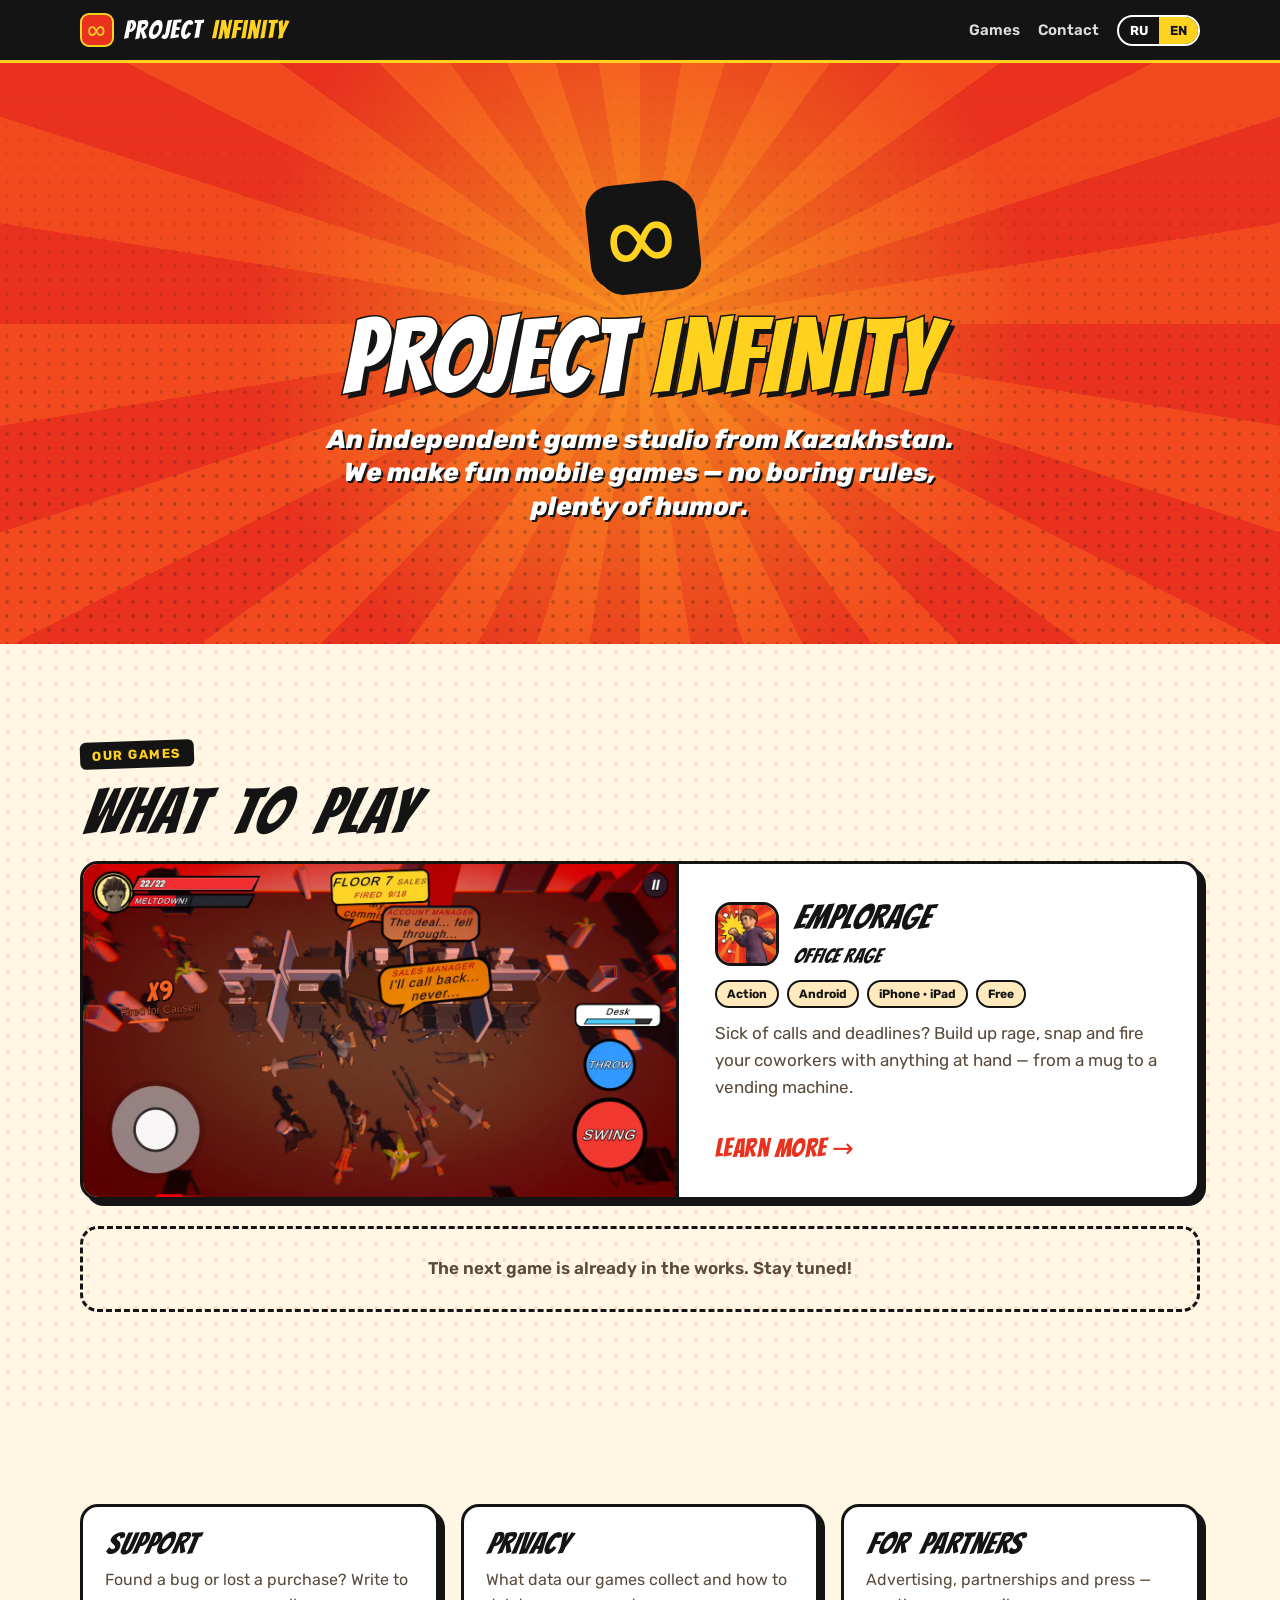
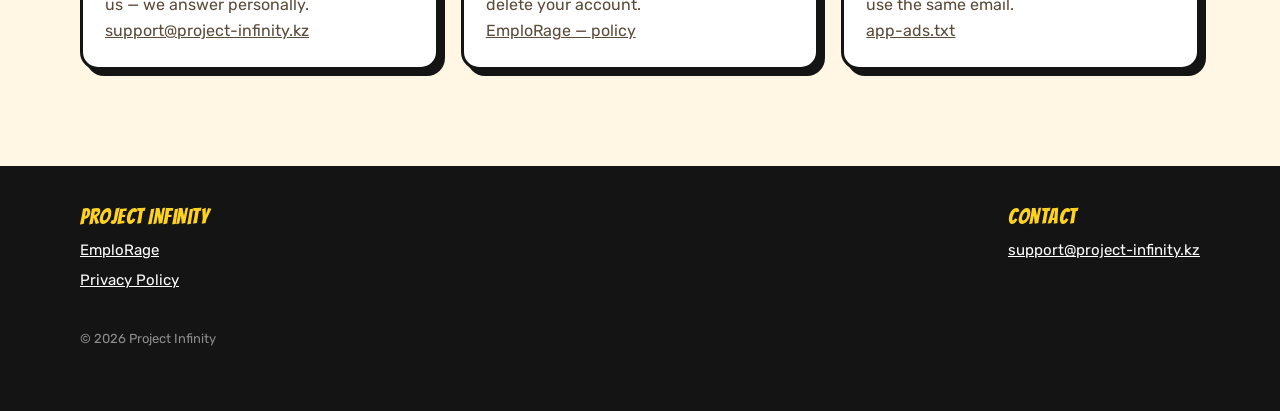
<file: index.html>
<!doctype html>
<html lang="ru" data-title-ru="Project Infinity — инди-игры" data-title-en="Project Infinity — indie games">

<head>
  <meta charset="utf-8">
  <meta name="viewport" content="width=device-width, initial-scale=1">
  <title>Project Infinity — инди-игры</title>
  <meta name="description" content="Project Infinity — независимая студия из Казахстана. Делаем весёлые игры для телефона. Наша первая игра — EmploRage: Офисная ярость.">
  <meta name="theme-color" content="#141414">
  <link rel="icon" type="image/png" href="favicon.png">
  <link rel="apple-touch-icon" href="apple-touch-icon.png">

  <meta property="og:type" content="website">
  <meta property="og:site_name" content="Project Infinity">
  <meta property="og:title" content="Project Infinity — инди-игры">
  <meta property="og:description" content="Наша первая игра — EmploRage: Офисная ярость. Разнеси офис. Уволь всех.">
  <meta property="og:url" content="https://proj-infinity.github.io/">
  <meta property="og:image" content="https://proj-infinity.github.io/assets/emplorage/og_ru.jpg">
  <meta name="twitter:card" content="summary_large_image">

  <link rel="preconnect" href="https://fonts.googleapis.com">
  <link rel="preconnect" href="https://fonts.gstatic.com" crossorigin>
  <link href="https://fonts.googleapis.com/css2?family=Bangers&family=Rubik:ital,wght@0,400;0,600;0,700;1,800;1,900&display=swap" rel="stylesheet">
  <link rel="stylesheet" href="assets/site.css">

  <style>
    .intro { padding: clamp(60px, 10vw, 120px) 0 clamp(70px, 10vw, 120px); text-align: center; }

    .intro .mark {
      width: 104px;
      height: 104px;
      margin: 0 auto 22px;
      border-radius: 26px;
      border: 4px solid var(--ink);
      background: var(--ink);
      color: var(--yellow);
      display: grid;
      place-items: center;
      font: 84px/1 var(--head);
      box-shadow: 6px 6px 0 var(--ink);
      transform: rotate(-6deg);
    }

    .intro h1 {
      margin: 0;
      font: clamp(52px, 9vw, 104px)/0.92 var(--head);
      letter-spacing: 2px;
      color: #fff;
      -webkit-text-stroke: 3px var(--ink);
      paint-order: stroke fill;
      text-shadow: 5px 5px 0 var(--ink);
    }

    .intro h1 b { color: var(--yellow); font-weight: 400; }

    .intro p { font: italic 800 clamp(19px, 2.6vw, 26px)/1.3 var(--body); margin: 18px auto 0; max-width: 640px; text-shadow: 2px 2px 0 var(--ink); }

    .game {
      display: grid;
      grid-template-columns: minmax(0, 1.15fr) minmax(0, 1fr);
      overflow: hidden;
      text-decoration: none;
      transition: transform 0.15s, box-shadow 0.15s;
    }

    .game:hover { transform: translate(-3px, -3px); box-shadow: 9px 9px 0 var(--ink); }

    .game .pic { background: var(--ink); border-right: var(--outline); }
    .game .pic img { width: 100%; height: 100%; object-fit: cover; }

    .game .info { padding: clamp(22px, 3.5vw, 36px); display: flex; flex-direction: column; gap: 12px; }

    .game .row { display: flex; align-items: center; gap: 14px; }

    .game .row img { width: 64px; height: 64px; border-radius: 16px; border: var(--outline); }

    .game h3 { margin: 0; font: italic 34px/1 var(--head); letter-spacing: 0.5px; }

    .game .tags { display: flex; flex-wrap: wrap; gap: 8px; }
    .game .tags span { font: 700 12px/1 var(--body); border: 2px solid var(--ink); border-radius: 999px; padding: 6px 10px; background: var(--paper-2); }

    .game p { margin: 0; color: var(--muted); }

    .game .more { margin-top: auto; font: 26px/1 var(--head); color: var(--red); letter-spacing: 0.5px; }

    .soon {
      margin-top: 26px;
      padding: 26px;
      text-align: center;
      border-style: dashed;
      background: transparent;
      box-shadow: none;
      color: var(--muted);
      font-weight: 600;
    }

    .about { display: grid; grid-template-columns: repeat(3, 1fr); gap: 22px; }
    .about .card h3 { margin-top: 0; }

    @media (max-width: 820px) {
      .game { grid-template-columns: minmax(0, 1fr); }
      .game .pic { border-right: 0; border-bottom: var(--outline); }
      .about { grid-template-columns: 1fr; }
    }
  </style>
</head>

<body>
  <header class="top">
    <div class="wrap">
      <a class="brand" href="./"><span class="brand-mark">∞</span>Project <b>Infinity</b></a>
      <nav class="nav">
        <a class="hide-sm" href="#games"><span lang="ru">Игры</span><span lang="en">Games</span></a>
        <a class="hide-sm" href="#contact"><span lang="ru">Контакты</span><span lang="en">Contact</span></a>
        <span class="lang" role="group" aria-label="Язык / Language">
          <button type="button" data-set="ru">RU</button><button type="button" data-set="en">EN</button>
        </span>
      </nav>
    </div>
  </header>

  <main>
    <section class="intro rays">
      <div class="wrap">
        <div class="mark" aria-hidden="true">∞</div>
        <h1>PROJECT <b>INFINITY</b></h1>
        <p>
          <span lang="ru">Независимая игровая студия из Казахстана. Делаем весёлые игры для телефона — без скучных правил и с кучей юмора.</span>
          <span lang="en">An independent game studio from Kazakhstan. We make fun mobile games — no boring rules, plenty of humor.</span>
        </p>
      </div>
    </section>

    <section id="games" class="halftone">
      <div class="wrap">
        <span class="kicker"><span lang="ru">Наши игры</span><span lang="en">Our games</span></span>
        <h2 class="title"><span lang="ru">Во что поиграть</span><span lang="en">What to play</span></h2>

        <a class="panel game" href="emplorage.html">
          <div class="pic">
            <img src="assets/emplorage/ru/02_meltdown.webp" data-src-ru="assets/emplorage/ru/02_meltdown.webp" data-src-en="assets/emplorage/en/02_meltdown.webp" width="1280" height="720" alt="EmploRage">
          </div>
          <div class="info">
            <div class="row">
              <img src="assets/emplorage/icon.webp" width="512" height="512" alt="">
              <h3>EmploRage<br><small style="font-size:0.6em"><span lang="ru">Офисная ярость</span><span lang="en">Office Rage</span></small></h3>
            </div>
            <div class="tags">
              <span lang="ru">Экшен</span><span lang="en">Action</span>
              <span>Android</span>
              <span>iPhone · iPad</span>
              <span lang="ru">Бесплатно</span><span lang="en">Free</span>
            </div>
            <p>
              <span lang="ru">Достали созвоны и дедлайны? Копи ярость, срывайся и увольняй коллег всем, что попадётся под руку — от кружки до автомата с едой.</span>
              <span lang="en">Sick of calls and deadlines? Build up rage, snap and fire your coworkers with anything at hand — from a mug to a vending machine.</span>
            </p>
            <span class="more"><span lang="ru">Подробнее →</span><span lang="en">Learn more →</span></span>
          </div>
        </a>

        <div class="panel soon">
          <span lang="ru">Следующая игра уже в работе. Следите за новостями!</span>
          <span lang="en">The next game is already in the works. Stay tuned!</span>
        </div>
      </div>
    </section>

    <section id="contact">
      <div class="wrap">
        <div class="about">
          <article class="panel card">
            <h3><span lang="ru">Поддержка</span><span lang="en">Support</span></h3>
            <p>
              <span lang="ru">Нашли ошибку или пропала покупка? Напишите нам — отвечаем лично.</span>
              <span lang="en">Found a bug or lost a purchase? Write to us — we answer personally.</span>
              <br><a href="mailto:support@project-infinity.kz">support@project-infinity.kz</a>
            </p>
          </article>
          <article class="panel card">
            <h3><span lang="ru">Конфиденциальность</span><span lang="en">Privacy</span></h3>
            <p>
              <span lang="ru">Какие данные собирают наши игры и как удалить аккаунт.</span>
              <span lang="en">What data our games collect and how to delete your account.</span>
              <br><a href="emplorage_privacy.html">EmploRage — <span lang="ru">политика</span><span lang="en">policy</span></a>
            </p>
          </article>
          <article class="panel card">
            <h3><span lang="ru">Для партнёров</span><span lang="en">For partners</span></h3>
            <p>
              <span lang="ru">Реклама, сотрудничество и пресса — пишите на ту же почту.</span>
              <span lang="en">Advertising, partnerships and press — use the same email.</span>
              <br><a href="app-ads.txt">app-ads.txt</a>
            </p>
          </article>
        </div>
      </div>
    </section>
  </main>

  <footer class="foot">
    <div class="wrap">
      <div>
        <h4>Project Infinity</h4>
        <ul>
          <li><a href="emplorage.html">EmploRage</a></li>
          <li><a href="emplorage_privacy.html"><span lang="ru">Политика конфиденциальности</span><span lang="en">Privacy Policy</span></a></li>
        </ul>
      </div>
      <div>
        <h4><span lang="ru">Связь</span><span lang="en">Contact</span></h4>
        <ul>
          <li><a href="mailto:support@project-infinity.kz">support@project-infinity.kz</a></li>
        </ul>
      </div>
      <p class="copy">© 2026 Project Infinity</p>
    </div>
  </footer>

  <script src="assets/site.js"></script>
</body>

</html>
</file>
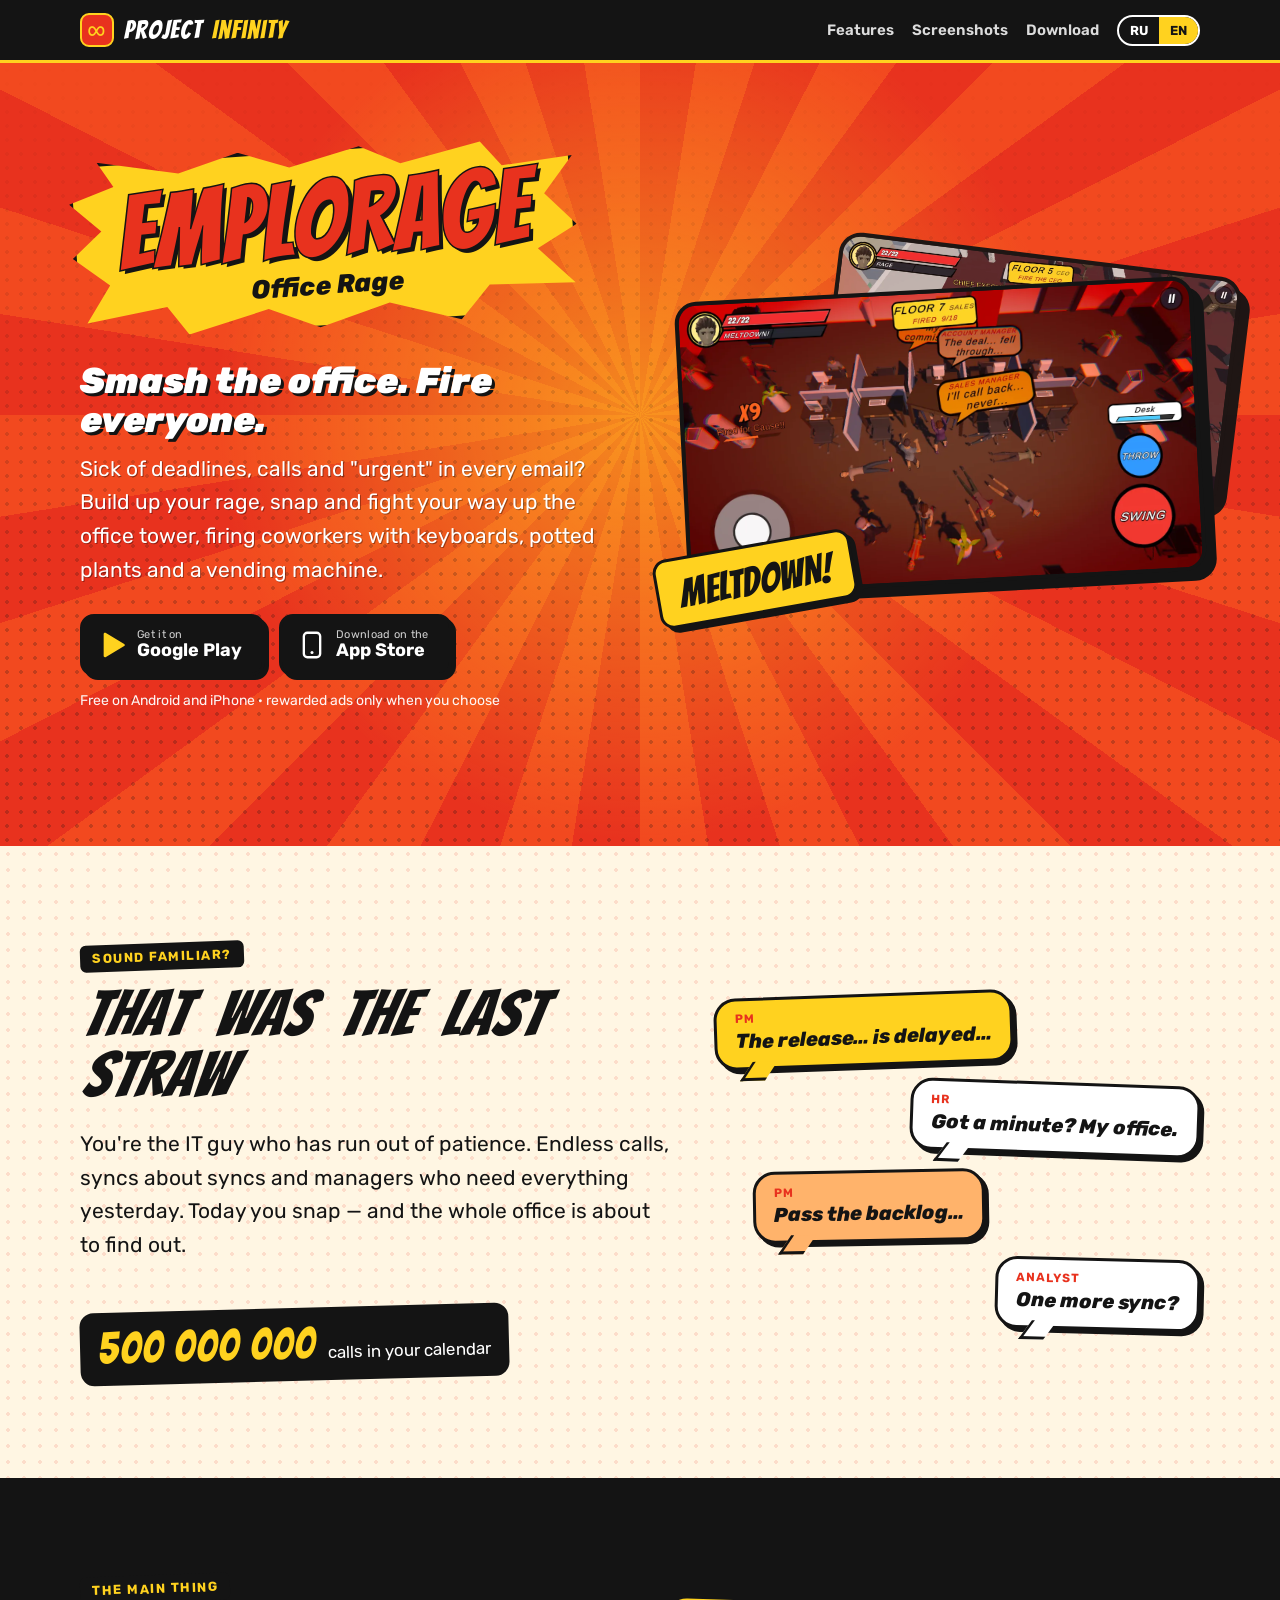
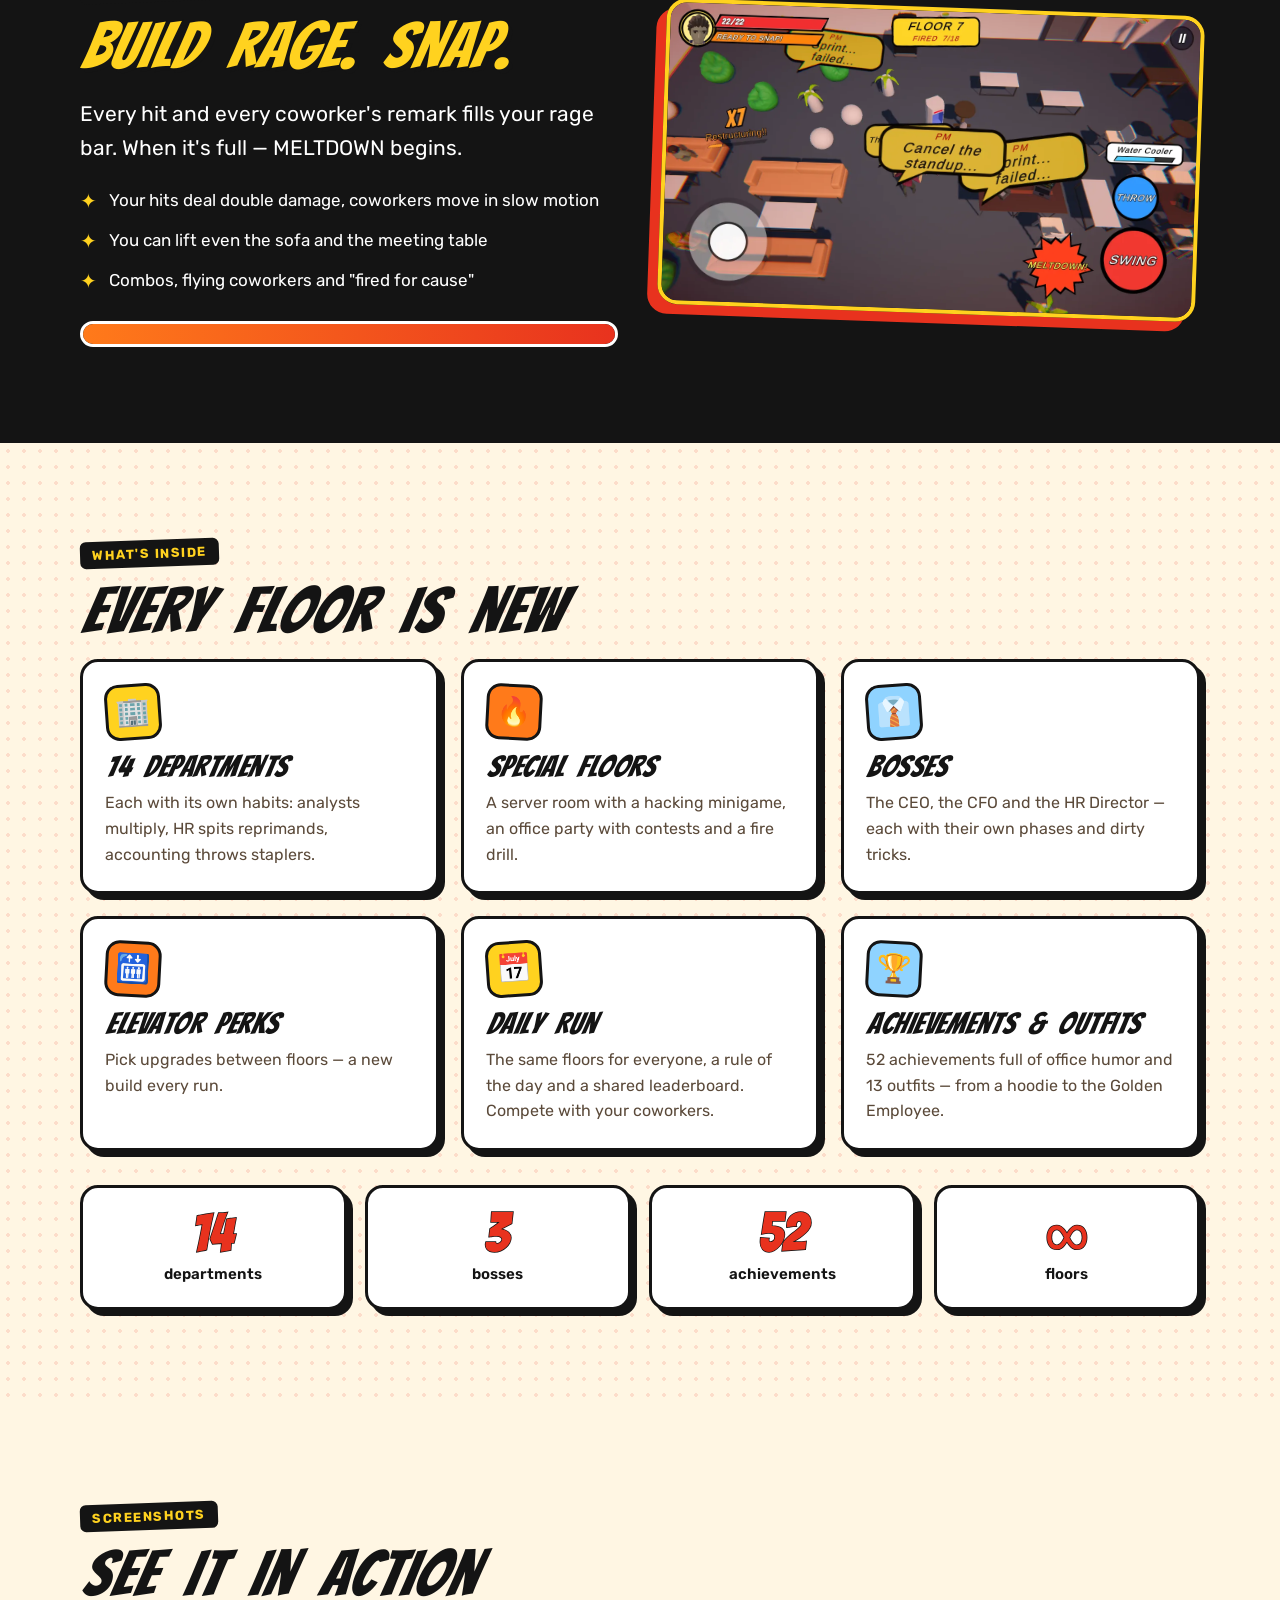
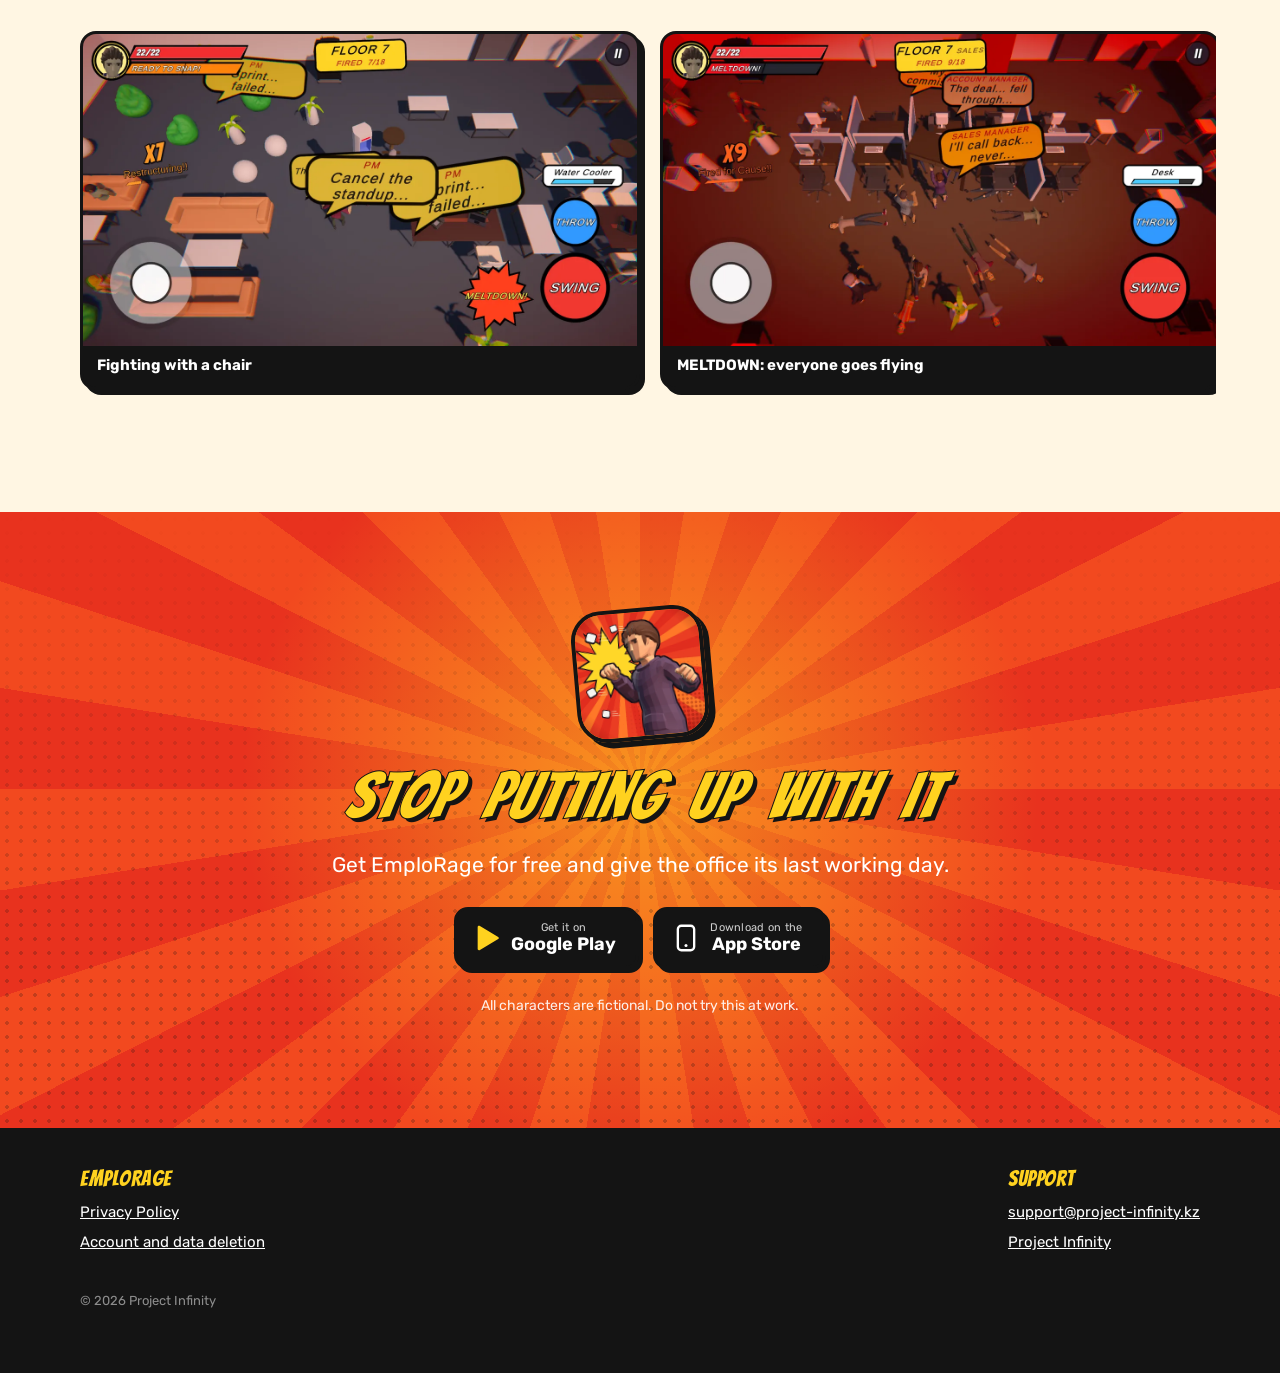
<file: emplorage.html>
<!doctype html>
<html lang="ru" data-title-ru="EmploRage: Офисная ярость — разнеси офис, уволь всех" data-title-en="EmploRage: Office Rage — smash the office, fire everyone">

<head>
  <meta charset="utf-8">
  <meta name="viewport" content="width=device-width, initial-scale=1">
  <title>EmploRage: Офисная ярость — разнеси офис, уволь всех</title>
  <meta name="description" content="Офисный экшен для телефона: копи ярость, срывайся и увольняй коллег клавиатурами, фикусами и автоматом с едой. Бесплатно в Google Play и App Store.">
  <meta name="theme-color" content="#141414">
  <link rel="icon" type="image/png" href="favicon.png">
  <link rel="apple-touch-icon" href="apple-touch-icon.png">

  <meta property="og:type" content="website">
  <meta property="og:site_name" content="Project Infinity">
  <meta property="og:title" content="EmploRage: Офисная ярость">
  <meta property="og:description" content="Достали дедлайны и созвоны? Разнеси офис и уволь всех коллег сам! Бесплатно на Android и iPhone.">
  <meta property="og:url" content="https://proj-infinity.github.io/emplorage.html">
  <meta property="og:image" content="https://proj-infinity.github.io/assets/emplorage/og_ru.jpg">
  <meta property="og:image:width" content="1200">
  <meta property="og:image:height" content="630">
  <meta name="twitter:card" content="summary_large_image">
  <meta name="apple-itunes-app" content="app-id=6823169235">

  <link rel="preconnect" href="https://fonts.googleapis.com">
  <link rel="preconnect" href="https://fonts.gstatic.com" crossorigin>
  <link href="https://fonts.googleapis.com/css2?family=Bangers&family=Rubik:ital,wght@0,400;0,600;0,700;1,800;1,900&display=swap" rel="stylesheet">
  <link rel="stylesheet" href="assets/site.css">

  <style>
    /* ---------------------------------------------------------------- первый экран */
    .hero { padding: clamp(40px, 7vw, 84px) 0 clamp(70px, 10vw, 120px); overflow: hidden; }

    .hero .wrap > *, .story .wrap > *, .meltdown .wrap > * { min-width: 0; }

    .hero .wrap {
      display: grid;
      grid-template-columns: minmax(0, 1.05fr) minmax(0, 1fr);
      gap: clamp(28px, 5vw, 56px);
      align-items: center;
    }

    .logo {
      position: relative;
      display: inline-block;
      margin: 0 0 6px -8px;
      padding: 26px 46px 30px;
      transform: rotate(-4deg);
    }

    .logo::before {
      content: "";
      position: absolute;
      inset: 0;
      background: var(--yellow);
      border: 4px solid var(--ink);
      clip-path: polygon(0% 22%, 9% 14%, 6% 0%, 22% 9%, 34% 0%, 44% 10%, 58% 1%, 66% 12%, 82% 3%, 86% 17%, 100% 14%, 94% 34%, 100% 52%, 92% 64%, 99% 84%, 82% 82%, 76% 100%, 62% 88%, 48% 99%, 38% 87%, 22% 98%, 18% 82%, 2% 88%, 7% 68%, 0% 52%, 6% 38%);
      filter: drop-shadow(5px 5px 0 var(--ink));
    }

    .logo h1 {
      position: relative;
      margin: 0;
      font: clamp(54px, 9vw, 104px)/0.9 var(--head);
      letter-spacing: 2px;
      color: var(--red);
      -webkit-text-stroke: 3px var(--ink);
      paint-order: stroke fill;
      text-shadow: 4px 4px 0 var(--ink);
    }

    .logo span.sub {
      position: relative;
      display: block;
      margin-top: 6px;
      font: italic 800 clamp(18px, 2.4vw, 26px)/1 var(--body);
      color: var(--ink);
      text-align: center;
    }

    .hero p.tag {
      font: italic 900 clamp(24px, 3.4vw, 36px)/1.1 var(--body);
      margin: 26px 0 12px;
      text-shadow: 3px 3px 0 var(--ink);
    }

    .hero p.lead { margin: 0 0 28px; text-shadow: 1px 1px 0 rgba(0, 0, 0, 0.35); }

    .hero .free { margin-top: 14px; font-size: 14px; opacity: 0.95; }

    .shot-stack { position: relative; }

    .shot-stack figure {
      margin: 0;
      border: 4px solid var(--ink);
      border-radius: 22px;
      overflow: hidden;
      box-shadow: 10px 10px 0 var(--ink);
      background: var(--ink);
    }

    .shot-stack .back {
      position: absolute;
      width: 78%;
      right: -6%;
      top: -12%;
      transform: rotate(7deg);
      opacity: 0.95;
    }

    .shot-stack .front { position: relative; transform: rotate(-3deg); }

    .pow {
      position: absolute;
      left: -26px;
      bottom: -30px;
      z-index: 2;
      font: 40px/1 var(--head);
      color: var(--ink);
      background: var(--yellow);
      border: 3px solid var(--ink);
      padding: 14px 20px 10px;
      border-radius: 14px;
      transform: rotate(-10deg);
      box-shadow: 5px 5px 0 var(--ink);
    }

    /* ---------------------------------------------------------------- история */
    .story .wrap { display: grid; grid-template-columns: minmax(0, 1.1fr) minmax(0, 0.9fr); gap: 40px; align-items: center; }

    .bubbles { display: grid; gap: 16px; }

    .bubble {
      position: relative;
      background: #fff;
      border: var(--outline);
      border-radius: 22px;
      padding: 12px 18px 14px;
      box-shadow: 4px 4px 0 var(--ink);
      font: italic 800 20px/1.2 var(--body);
      width: fit-content;
      max-width: 100%;
    }

    .bubble small { display: block; font: 700 12px/1 var(--body); letter-spacing: 1px; color: var(--red); margin-bottom: 4px; font-style: normal; }

    .bubble::after {
      content: "";
      position: absolute;
      left: 28px;
      bottom: -14px;
      width: 22px;
      height: 16px;
      background: #fff;
      border: var(--outline);
      border-top: 0;
      border-right: 0;
      transform: skewX(-35deg);
    }

    .bubble:nth-child(1) { background: var(--yellow); transform: rotate(-2deg); }
    .bubble:nth-child(1)::after { background: var(--yellow); }
    .bubble:nth-child(2) { margin-left: auto; transform: rotate(2deg); }
    .bubble:nth-child(3) { background: #ffb36b; transform: rotate(-1deg); margin-left: 8%; }
    .bubble:nth-child(3)::after { background: #ffb36b; }
    .bubble:nth-child(4) { margin-left: auto; transform: rotate(1.5deg); }

    .counter {
      margin-top: 26px;
      display: inline-flex;
      align-items: baseline;
      gap: 12px;
      background: var(--ink);
      color: #fff;
      border-radius: 14px;
      padding: 14px 18px;
      transform: rotate(-1.5deg);
    }

    .counter b { font: clamp(32px, 9vw, 44px)/1 var(--head); color: var(--yellow); letter-spacing: 1px; white-space: nowrap; }

    /* ---------------------------------------------------------------- срыв */
    .meltdown { background: var(--ink); color: #fff; overflow: hidden; }

    .meltdown .wrap { display: grid; grid-template-columns: minmax(0, 1fr) minmax(0, 1fr); gap: 44px; align-items: center; }

    .meltdown figure { margin: 0; border: 4px solid var(--yellow); border-radius: 20px; overflow: hidden; transform: rotate(2deg); box-shadow: -10px 10px 0 var(--red); }

    .meltdown ul { padding: 0; margin: 22px 0 0; list-style: none; display: grid; gap: 12px; }

    .meltdown li { display: flex; gap: 12px; align-items: flex-start; }

    .meltdown li::before { content: "✦"; color: var(--yellow); font-size: 20px; line-height: 1.4; }

    .rage-bar {
      margin-top: 26px;
      height: 26px;
      border: 3px solid #fff;
      border-radius: 999px;
      overflow: hidden;
      background: #2a2a2a;
    }

    .rage-bar i {
      display: block;
      height: 100%;
      width: 100%;
      background: linear-gradient(90deg, var(--orange), var(--red));
      transform-origin: left;
      animation: rage 3.2s ease-in-out infinite;
    }

    @keyframes rage {
      0% { transform: scaleX(0.08); }
      70% { transform: scaleX(1); }
      85% { transform: scaleX(1); filter: brightness(1.5); }
      100% { transform: scaleX(0.08); }
    }

    /* ---------------------------------------------------------------- галерея */
    .gallery {
      display: grid;
      grid-auto-flow: column;
      grid-auto-columns: min(78%, 560px);
      gap: 20px;
      overflow-x: auto;
      scroll-snap-type: x mandatory;
      padding: 8px 16px 26px;
      margin-inline: -16px;
      scrollbar-width: thin;
    }

    .gallery button {
      scroll-snap-align: center;
      border: var(--outline);
      border-radius: 16px;
      overflow: hidden;
      padding: 0;
      background: var(--ink);
      box-shadow: 5px 5px 0 var(--ink);
      cursor: zoom-in;
      text-align: left;
      color: #fff;
    }

    .gallery span.cap { display: block; padding: 10px 14px 12px; font: 700 15px/1.3 var(--body); }

    dialog {
      border: 4px solid var(--yellow);
      border-radius: 18px;
      padding: 0;
      background: var(--ink);
      max-width: min(1280px, 96vw);
    }

    dialog::backdrop { background: rgba(10, 10, 10, 0.88); }

    dialog img { width: 100%; height: auto; }

    dialog button {
      position: absolute;
      top: 10px;
      right: 10px;
      width: 44px;
      height: 44px;
      border-radius: 50%;
      border: 3px solid var(--ink);
      background: var(--yellow);
      font: 700 22px/1 var(--body);
      cursor: pointer;
    }

    /* ---------------------------------------------------------------- цифры */
    .stats { display: grid; grid-template-columns: repeat(4, 1fr); gap: 18px; margin-top: 34px; }

    .stat { padding: 18px 18px 20px; text-align: center; }

    .stat b { display: block; font: 54px/1 var(--head); color: var(--red); -webkit-text-stroke: 1.5px var(--ink); paint-order: stroke fill; }

    .stat span { font-weight: 600; font-size: 15px; }

    /* ---------------------------------------------------------------- финал */
    .cta { text-align: center; }

    .cta .icon {
      width: 132px;
      height: 132px;
      border-radius: 30px;
      border: 4px solid var(--ink);
      box-shadow: 6px 6px 0 var(--ink);
      margin: 0 auto 26px;
      transform: rotate(-5deg);
    }

    .cta .stores { justify-content: center; margin-top: 26px; }

    .cta .note { margin-top: 26px; font-size: 14px; opacity: 0.9; }

    @media (max-width: 900px) {
      .hero .wrap, .story .wrap, .meltdown .wrap { grid-template-columns: minmax(0, 1fr); }
      .shot-stack { margin: 16px 10px 20px; }
      .stats { grid-template-columns: repeat(2, 1fr); }
      .meltdown figure { order: -1; }
    }

    @media (max-width: 520px) {
      .logo { padding: 20px 30px 24px; }
      .logo h1 { -webkit-text-stroke-width: 2px; }
      .pow { font-size: 30px; left: -8px; }
      .stat b { font-size: 42px; }
      .bubble { font-size: 17px; }
    }
  </style>
</head>

<body>
  <header class="top">
    <div class="wrap">
      <a class="brand" href="./"><span class="brand-mark">∞</span>Project <b>Infinity</b></a>
      <nav class="nav">
        <a class="hide-sm" href="#features"><span lang="ru">Об игре</span><span lang="en">Features</span></a>
        <a class="hide-sm" href="#screens"><span lang="ru">Скриншоты</span><span lang="en">Screenshots</span></a>
        <a class="hide-sm" href="#download"><span lang="ru">Скачать</span><span lang="en">Download</span></a>
        <span class="lang" role="group" aria-label="Язык / Language">
          <button type="button" data-set="ru">RU</button><button type="button" data-set="en">EN</button>
        </span>
      </nav>
    </div>
  </header>

  <main>
    <!-- ================================================================ первый экран -->
    <section class="hero rays">
      <div class="wrap">
        <div>
          <div class="logo">
            <h1>EMPLORAGE</h1>
            <span class="sub"><span lang="ru">Офисная ярость</span><span lang="en">Office Rage</span></span>
          </div>
          <p class="tag">
            <span lang="ru">Разнеси офис. Уволь всех.</span>
            <span lang="en">Smash the office. Fire everyone.</span>
          </p>
          <p class="lead">
            <span lang="ru">Достали дедлайны, созвоны и «срочно» в каждом письме? Копи ярость, срывайся и поднимайся по этажам офиса, увольняя коллег клавиатурами, фикусами и автоматом с едой.</span>
            <span lang="en">Sick of deadlines, calls and "urgent" in every email? Build up your rage, snap and fight your way up the office tower, firing coworkers with keyboards, potted plants and a vending machine.</span>
          </p>
          <div class="stores" data-stores></div>
          <p class="free">
            <span lang="ru">Бесплатно на Android и iPhone · реклама только по желанию</span>
            <span lang="en">Free on Android and iPhone · rewarded ads only when you choose</span>
          </p>
        </div>

        <div class="shot-stack">
          <figure class="back">
            <img src="assets/emplorage/ru/03_boss.webp" data-src-ru="assets/emplorage/ru/03_boss.webp" data-src-en="assets/emplorage/en/03_boss.webp" width="1280" height="720" alt="Boss fight" loading="lazy">
          </figure>
          <figure class="front">
            <img src="assets/emplorage/ru/02_meltdown.webp" data-src-ru="assets/emplorage/ru/02_meltdown.webp" data-src-en="assets/emplorage/en/02_meltdown.webp" width="1280" height="720" alt="Meltdown: coworkers flying" fetchpriority="high">
          </figure>
          <div class="pow"><span lang="ru">СРЫВ!</span><span lang="en">MELTDOWN!</span></div>
        </div>
      </div>
    </section>

    <!-- ================================================================ история -->
    <section class="story halftone">
      <div class="wrap">
        <div>
          <span class="kicker"><span lang="ru">Знакомо?</span><span lang="en">Sound familiar?</span></span>
          <h2 class="title"><span lang="ru">Это была последняя капля</span><span lang="en">That was the last straw</span></h2>
          <p class="lead">
            <span lang="ru">Ты — айтишник, у которого кончилось терпение. Бесконечные созвоны, синки по синкам и менеджеры, которым всё нужно ещё вчера. Сегодня ты больше не терпишь — и весь офис об этом узнает.</span>
            <span lang="en">You're the IT guy who has run out of patience. Endless calls, syncs about syncs and managers who need everything yesterday. Today you snap — and the whole office is about to find out.</span>
          </p>
          <div class="counter">
            <b>500 000 000</b>
            <span><span lang="ru">созвонов в календаре</span><span lang="en">calls in your calendar</span></span>
          </div>
        </div>
        <div class="bubbles" aria-hidden="true">
          <div class="bubble"><small>PM</small><span lang="ru">Релиз… переносится…</span><span lang="en">The release… is delayed…</span></div>
          <div class="bubble"><small>HR</small><span lang="ru">Зайди ко мне на минутку</span><span lang="en">Got a minute? My office.</span></div>
          <div class="bubble"><small>PM</small><span lang="ru">Передай бэклог…</span><span lang="en">Pass the backlog…</span></div>
          <div class="bubble"><small><span lang="ru">АНАЛИТИК</span><span lang="en">ANALYST</span></small><span lang="ru">Давай ещё один синк?</span><span lang="en">One more sync?</span></div>
        </div>
      </div>
    </section>

    <!-- ================================================================ срыв -->
    <section class="meltdown">
      <div class="wrap">
        <div>
          <span class="kicker"><span lang="ru">Главная фишка</span><span lang="en">The main thing</span></span>
          <h2 class="title stroke"><span lang="ru">Копи ярость. Срывайся.</span><span lang="en">Build rage. Snap.</span></h2>
          <p class="lead">
            <span lang="ru">Каждый удар и каждая реплика коллег заполняют полосу ярости. Когда она полная — начинается СРЫВ.</span>
            <span lang="en">Every hit and every coworker's remark fills your rage bar. When it's full — MELTDOWN begins.</span>
          </p>
          <ul>
            <li><span><span lang="ru">Удары вдвое сильнее, коллеги двигаются как в замедленной съёмке</span><span lang="en">Your hits deal double damage, coworkers move in slow motion</span></span></li>
            <li><span><span lang="ru">Можно поднять даже диван и стол переговоров</span><span lang="en">You can lift even the sofa and the meeting table</span></span></li>
            <li><span><span lang="ru">Комбо, разлетающиеся коллеги и «увольнение по статье»</span><span lang="en">Combos, flying coworkers and "fired for cause"</span></span></li>
          </ul>
          <div class="rage-bar" aria-hidden="true"><i></i></div>
        </div>
        <figure>
          <img src="assets/emplorage/ru/01_action.webp" data-src-ru="assets/emplorage/ru/01_action.webp" data-src-en="assets/emplorage/en/01_action.webp" width="1280" height="720" alt="Fight with a chair" loading="lazy">
        </figure>
      </div>
    </section>

    <!-- ================================================================ особенности -->
    <section id="features" class="halftone">
      <div class="wrap">
        <span class="kicker"><span lang="ru">Что внутри</span><span lang="en">What's inside</span></span>
        <h2 class="title"><span lang="ru">Каждый этаж — новый</span><span lang="en">Every floor is new</span></h2>
        <div class="grid">
          <article class="panel card">
            <div class="badge">🏢</div>
            <h3><span lang="ru">14 отделов</span><span lang="en">14 departments</span></h3>
            <p><span lang="ru">У каждого свои привычки: аналитики размножаются, HR плюётся замечаниями, бухгалтерия кидается степлерами.</span><span lang="en">Each with its own habits: analysts multiply, HR spits reprimands, accounting throws staplers.</span></p>
          </article>
          <article class="panel card">
            <div class="badge">🔥</div>
            <h3><span lang="ru">Спецэтажи</span><span lang="en">Special floors</span></h3>
            <p><span lang="ru">Серверная со взломом главного сервера, корпоратив с конкурсами и пожарная тревога.</span><span lang="en">A server room with a hacking minigame, an office party with contests and a fire drill.</span></p>
          </article>
          <article class="panel card">
            <div class="badge">👔</div>
            <h3><span lang="ru">Боссы</span><span lang="en">Bosses</span></h3>
            <p><span lang="ru">Генеральный, финансовый и директор по персоналу — у каждого свои фазы и подлые приёмы.</span><span lang="en">The CEO, the CFO and the HR Director — each with their own phases and dirty tricks.</span></p>
          </article>
          <article class="panel card">
            <div class="badge">🛗</div>
            <h3><span lang="ru">Перки в лифте</span><span lang="en">Elevator perks</span></h3>
            <p><span lang="ru">Между этажами выбирай улучшения — в каждом забеге своя сборка.</span><span lang="en">Pick upgrades between floors — a new build every run.</span></p>
          </article>
          <article class="panel card">
            <div class="badge">📅</div>
            <h3><span lang="ru">Ежедневный забег</span><span lang="en">Daily Run</span></h3>
            <p><span lang="ru">Одинаковые этажи для всех, правило дня и общая таблица рекордов. Можно мериться с коллегами.</span><span lang="en">The same floors for everyone, a rule of the day and a shared leaderboard. Compete with your coworkers.</span></p>
          </article>
          <article class="panel card">
            <div class="badge">🏆</div>
            <h3><span lang="ru">Ачивки и образы</span><span lang="en">Achievements &amp; outfits</span></h3>
            <p><span lang="ru">52 ачивки вроде «Анти-Agile» и 13 образов героя — от худи до «Золотого сотрудника».</span><span lang="en">52 achievements full of office humor and 13 outfits — from a hoodie to the Golden Employee.</span></p>
          </article>
        </div>

        <div class="stats">
          <div class="panel stat"><b>14</b><span lang="ru">отделов</span><span lang="en">departments</span></div>
          <div class="panel stat"><b>3</b><span lang="ru">босса</span><span lang="en">bosses</span></div>
          <div class="panel stat"><b>52</b><span lang="ru">ачивки</span><span lang="en">achievements</span></div>
          <div class="panel stat"><b>∞</b><span lang="ru">этажей</span><span lang="en">floors</span></div>
        </div>
      </div>
    </section>

    <!-- ================================================================ скриншоты -->
    <section id="screens">
      <div class="wrap">
        <span class="kicker"><span lang="ru">Скриншоты</span><span lang="en">Screenshots</span></span>
        <h2 class="title"><span lang="ru">Как это выглядит</span><span lang="en">See it in action</span></h2>
        <div class="gallery" data-gallery></div>
      </div>
    </section>

    <!-- ================================================================ скачать -->
    <section id="download" class="cta rays">
      <div class="wrap">
        <img class="icon" src="assets/emplorage/icon.webp" width="512" height="512" alt="EmploRage icon" loading="lazy">
        <h2 class="title stroke"><span lang="ru">Хватит терпеть</span><span lang="en">Stop putting up with it</span></h2>
        <p class="lead" style="margin-inline:auto">
          <span lang="ru">Скачай EmploRage бесплатно и устрой офису последний рабочий день.</span>
          <span lang="en">Get EmploRage for free and give the office its last working day.</span>
        </p>
        <div class="stores" data-stores></div>
        <p class="note">
          <span lang="ru">Все персонажи вымышлены. Не повторяйте на работе.</span>
          <span lang="en">All characters are fictional. Do not try this at work.</span>
        </p>
      </div>
    </section>
  </main>

  <footer class="foot">
    <div class="wrap">
      <div>
        <h4>EmploRage</h4>
        <ul>
          <li><a href="emplorage_privacy.html"><span lang="ru">Политика конфиденциальности</span><span lang="en">Privacy Policy</span></a></li>
          <li><a href="emplorage_privacy.html#delete-ru" lang="ru">Удаление аккаунта и данных</a><a href="emplorage_privacy.html#delete" lang="en">Account and data deletion</a></li>
        </ul>
      </div>
      <div>
        <h4><span lang="ru">Поддержка</span><span lang="en">Support</span></h4>
        <ul>
          <li><a href="mailto:support@project-infinity.kz">support@project-infinity.kz</a></li>
          <li><a href="./">Project Infinity</a></li>
        </ul>
      </div>
      <p class="copy">© 2026 Project Infinity</p>
    </div>
  </footer>

  <dialog id="zoom">
    <button type="button" aria-label="Close" onclick="this.closest('dialog').close()">✕</button>
    <img alt="">
  </dialog>

  <script>
    // ссылки на сторы (App Store без /us/ — откроется магазин страны игрока)
    var STORES = {
      google: "https://play.google.com/store/apps/details?id=kz.pinfinity.emplorage",
      apple: "https://apps.apple.com/app/id6823169235"
    };

    var ICON_PLAY = '<svg viewBox="0 0 24 24" aria-hidden="true"><path fill="#ffd21f" d="M4 2.5v19c0 .8.9 1.3 1.6.9l16-9.5c.7-.4.7-1.4 0-1.8l-16-9.5C4.9 1.2 4 1.7 4 2.5z"/></svg>';
    var ICON_PHONE = '<svg viewBox="0 0 24 24" aria-hidden="true"><rect x="5" y="1.5" width="14" height="21" rx="3" fill="none" stroke="#fff" stroke-width="2"/><circle cx="12" cy="18.5" r="1.3" fill="#fff"/></svg>';

    function storeButtons() {
      var g = '<a class="btn" href="' + STORES.google + '" target="_blank" rel="noopener">' + ICON_PLAY +
        '<span><small><span lang="ru">Скачать в</span><span lang="en">Get it on</span></small><strong>Google Play</strong></span></a>';
      var a = STORES.apple
        ? '<a class="btn" href="' + STORES.apple + '" target="_blank" rel="noopener">' + ICON_PHONE +
        '<span><small><span lang="ru">Загрузить в</span><span lang="en">Download on the</span></small><strong>App Store</strong></span></a>'
        : '<span class="btn soon">' + ICON_PHONE +
        '<span><small><span lang="ru">Скоро в</span><span lang="en">Coming soon to</span></small><strong>App Store</strong></span></span>';
      return g + a;
    }
    document.querySelectorAll("[data-stores]").forEach(function (el) { el.innerHTML = storeButtons(); });

    // галерея: картинки на языке страницы
    var SHOTS = [
      ["01_action", "Драка с креслом в руках", "Fighting with a chair"],
      ["02_meltdown", "СРЫВ: разлетаются все", "MELTDOWN: everyone goes flying"],
      ["03_boss", "Генеральный директор лично", "The CEO in person"],
      ["04_server", "Серверная: взломай главный сервер", "Server room: hack the main server"],
      ["05_party", "Корпоратив с конкурсами", "The office party contests"],
      ["06_perks", "Перки в лифте", "Elevator perks"],
      ["07_outfits", "Образы героя", "Hero outfits"],
      ["08_menu", "Ежедневный забег и задания", "Daily run and tasks"]
    ];
    var gal = document.querySelector("[data-gallery]");
    gal.innerHTML = SHOTS.map(function (s) {
      return '<button type="button" data-shot="' + s[0] + '">' +
        '<img src="assets/emplorage/ru/' + s[0] + '.webp" data-src-ru="assets/emplorage/ru/' + s[0] + '.webp" data-src-en="assets/emplorage/en/' + s[0] + '.webp" width="1280" height="720" loading="lazy" alt="">' +
        '<span class="cap"><span lang="ru">' + s[1] + '</span><span lang="en">' + s[2] + '</span></span></button>';
    }).join("");

    var zoom = document.getElementById("zoom");
    gal.addEventListener("click", function (e) {
      var b = e.target.closest("[data-shot]");
      if (!b) return;
      zoom.querySelector("img").src = "assets/emplorage/" + document.documentElement.lang + "/" + b.getAttribute("data-shot") + ".webp";
      zoom.showModal();
    });
    zoom.addEventListener("click", function (e) { if (e.target === zoom) zoom.close(); });
  </script>
  <script src="assets/site.js"></script>
</body>

</html>
</file>
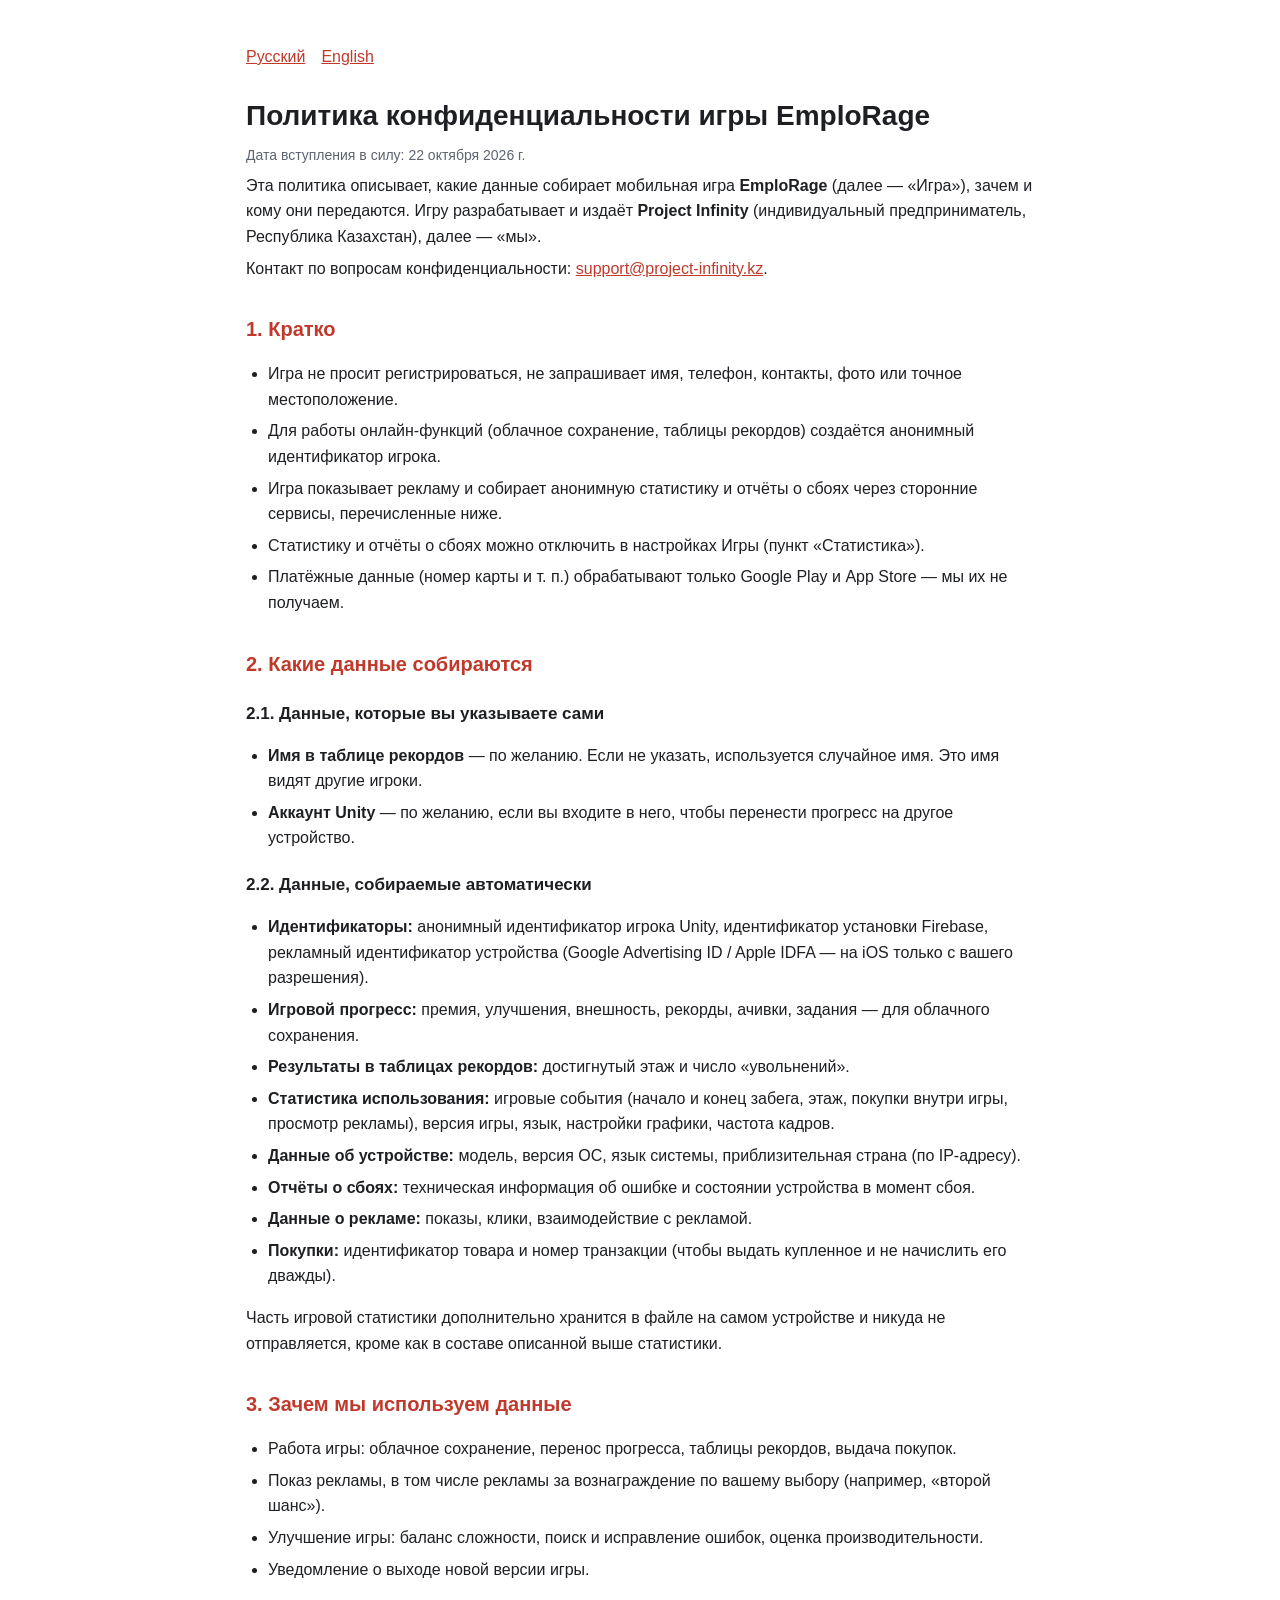
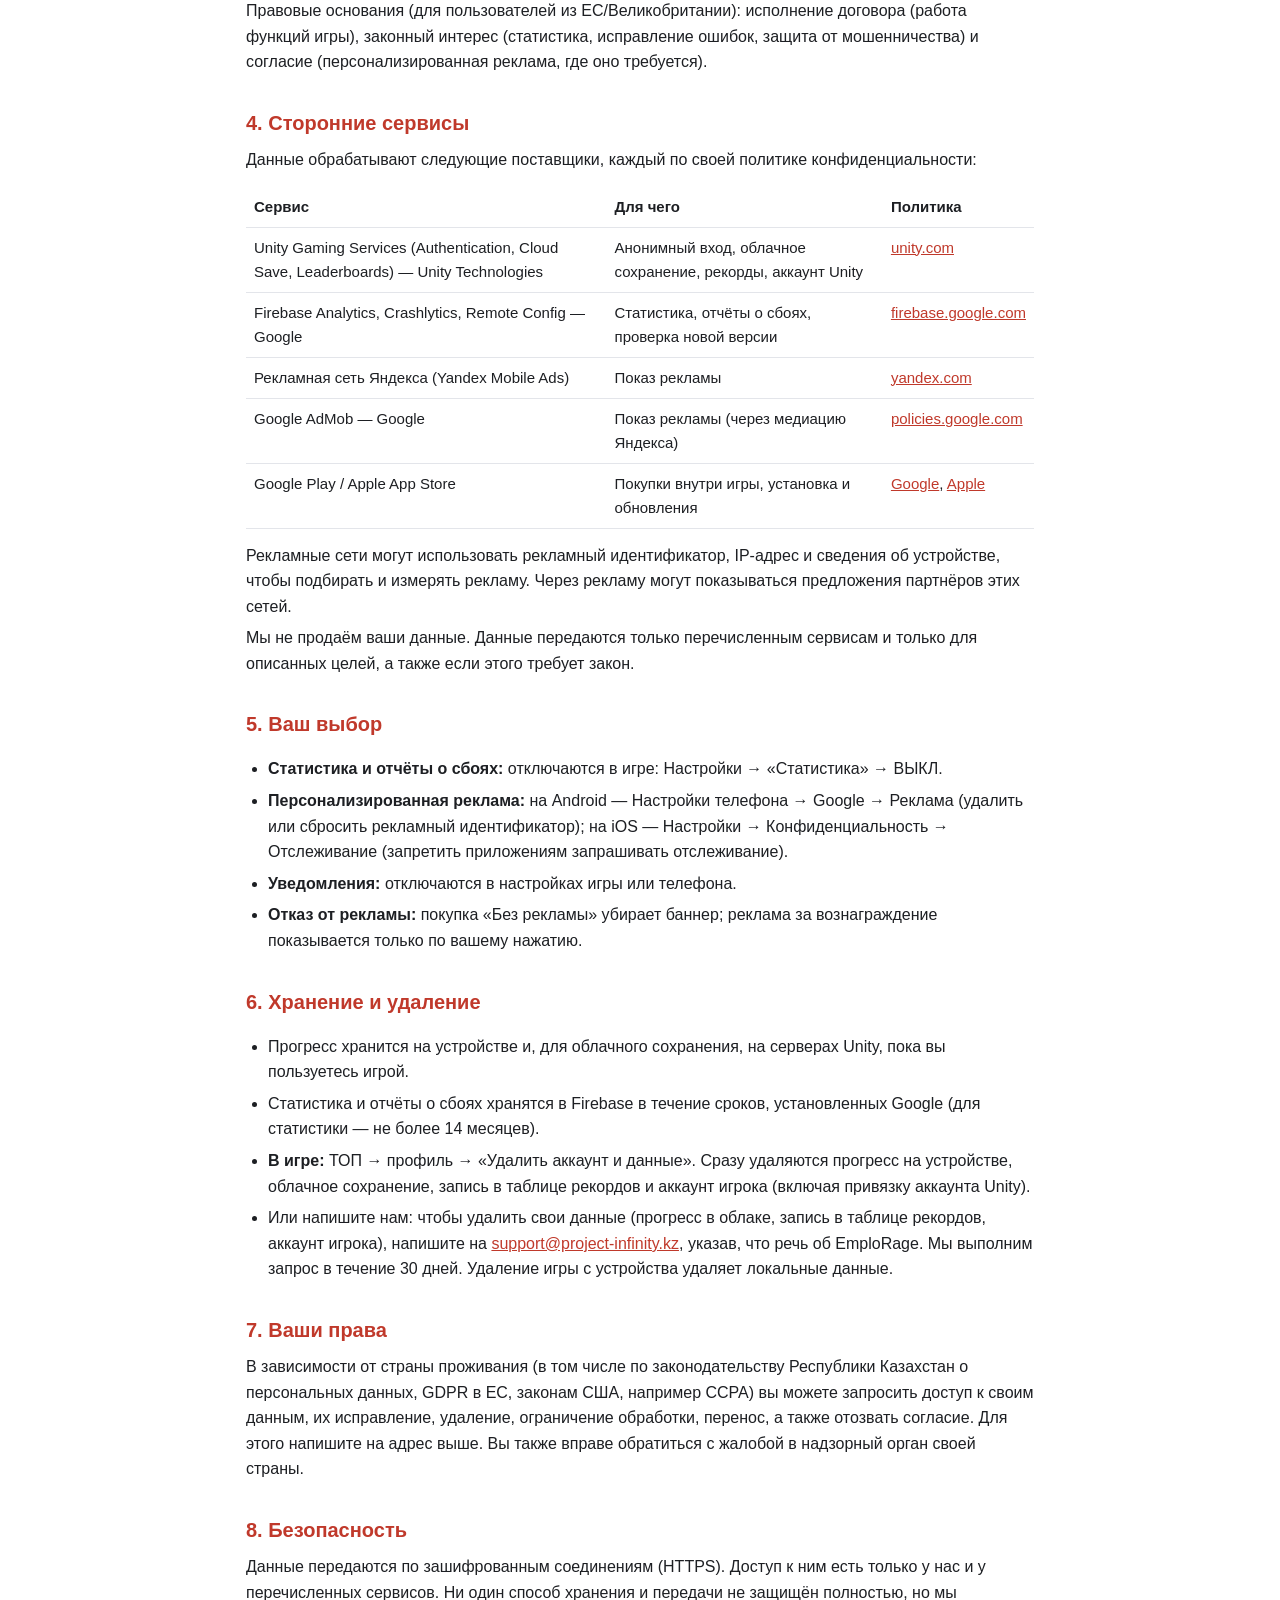
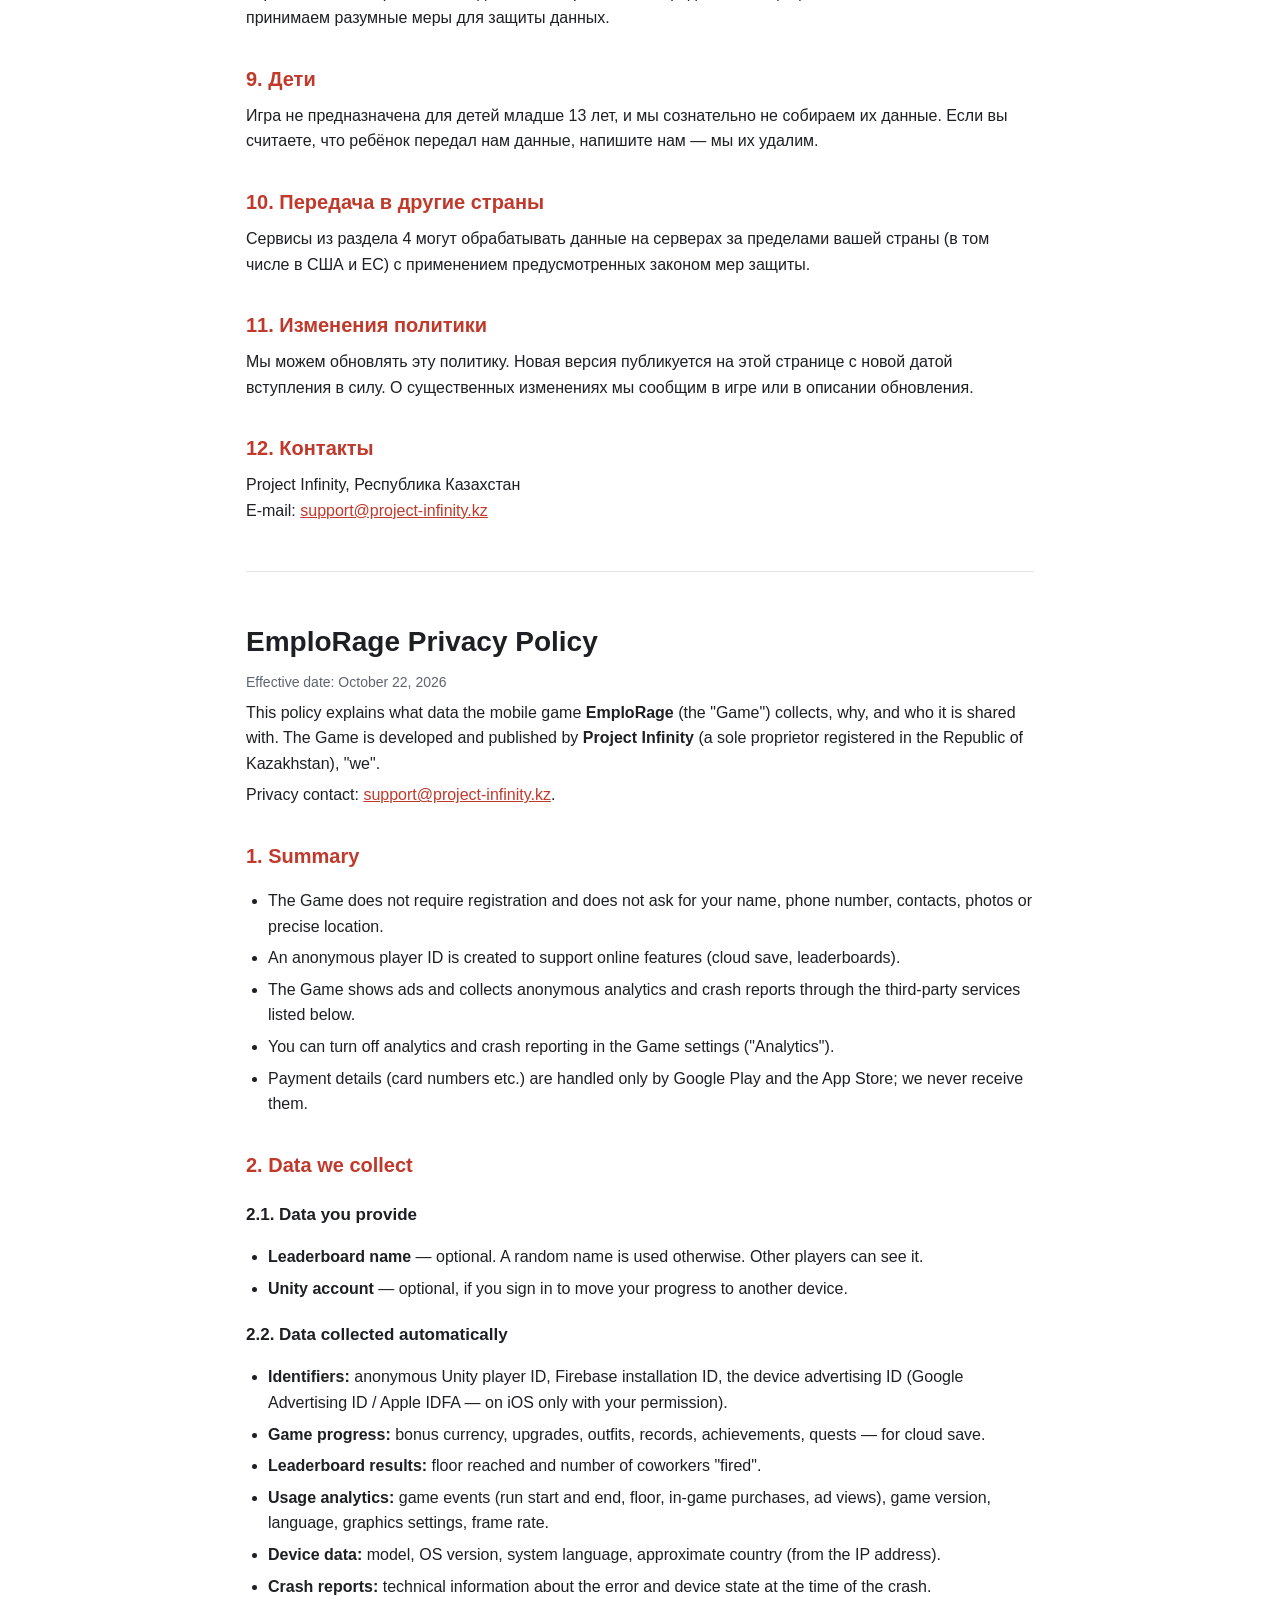
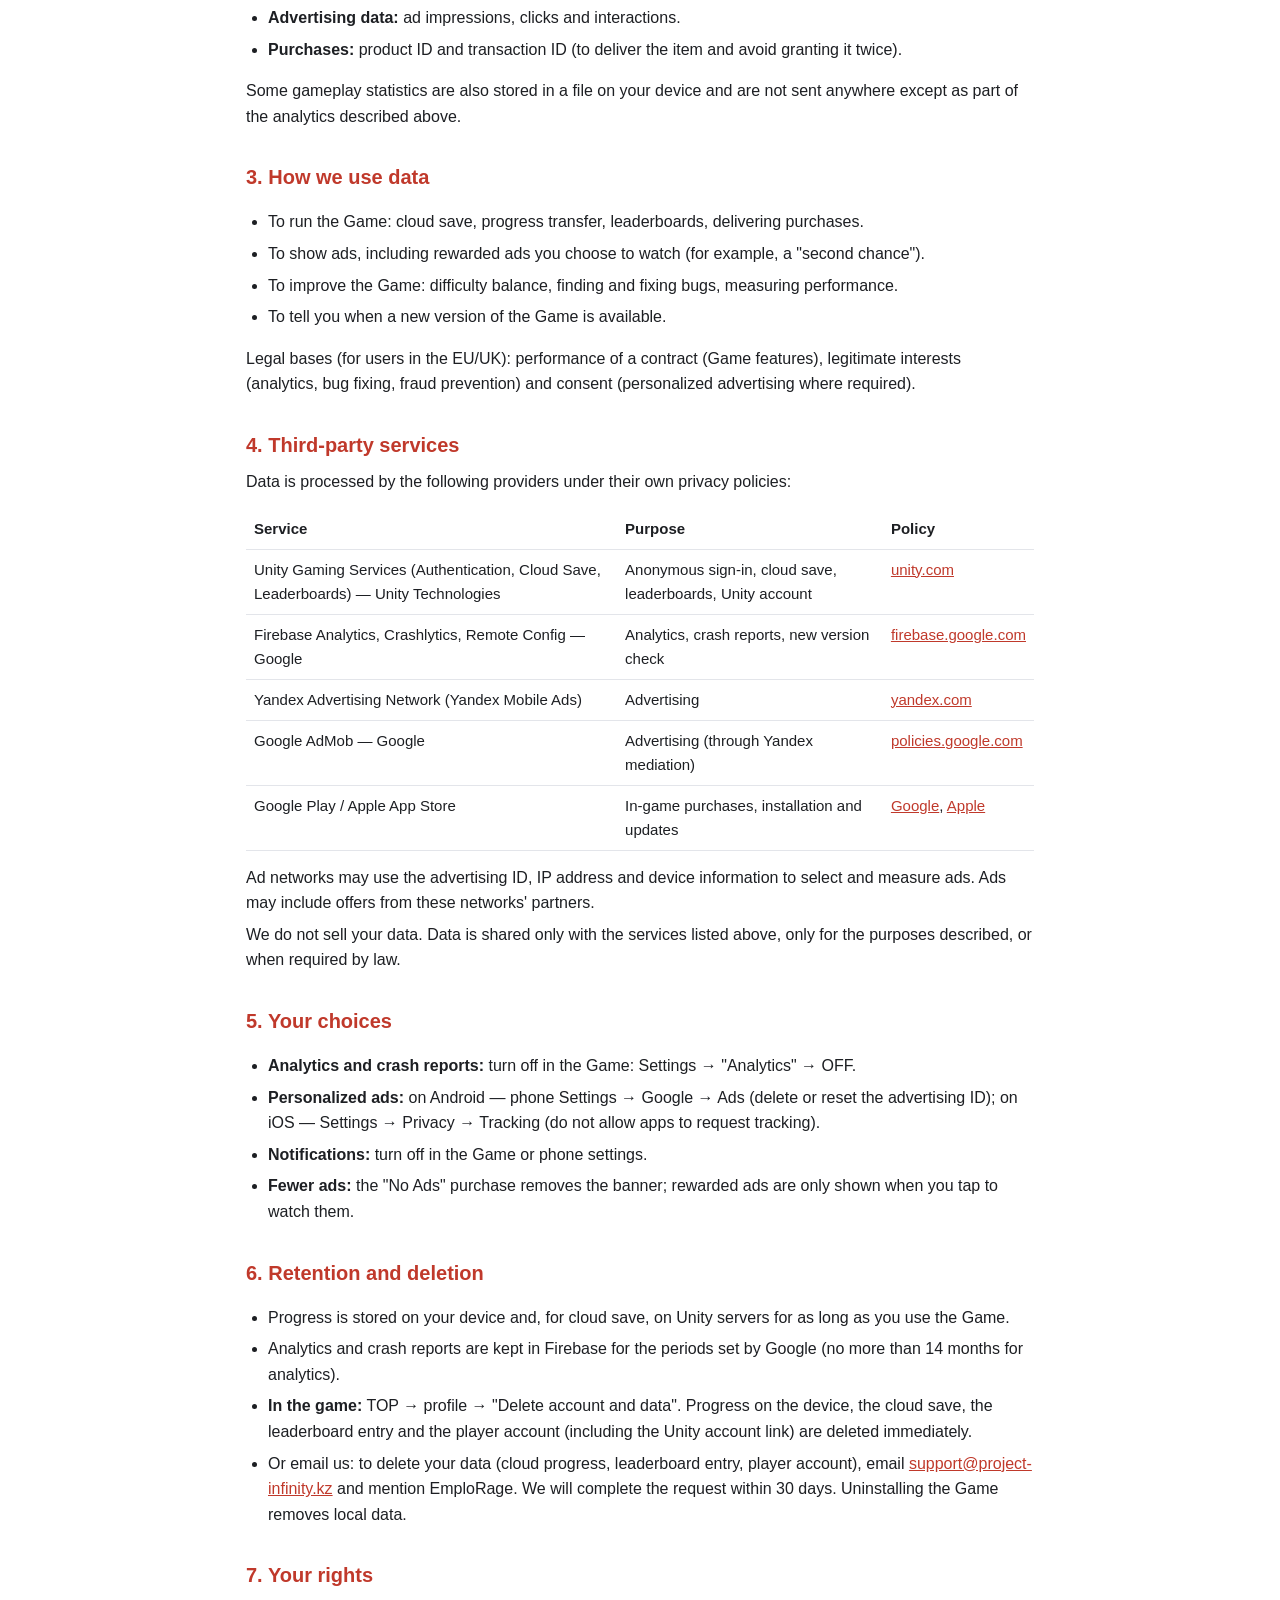
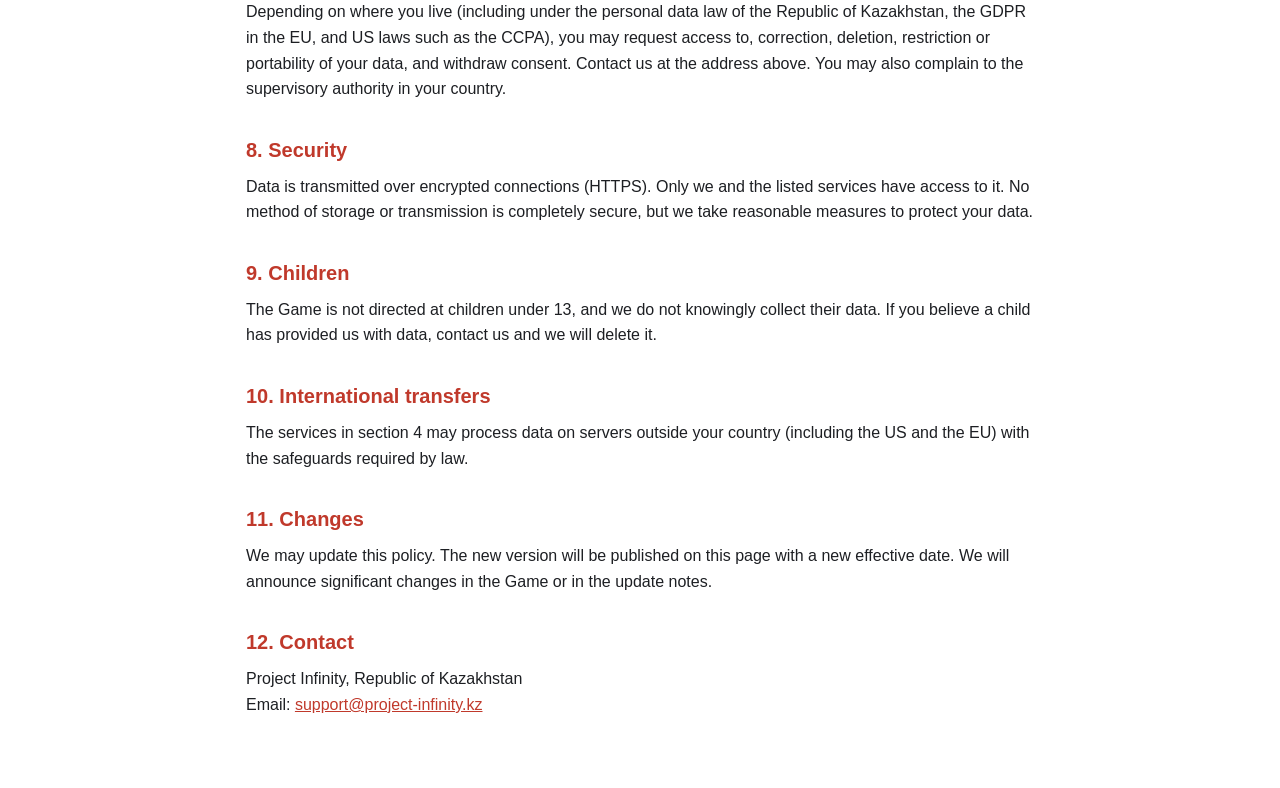
<file: emplorage_privacy.html>
<!doctype html>
<html lang="ru">

<head>
  <meta charset="utf-8">
  <meta name="viewport" content="width=device-width, initial-scale=1">
  <title>EmploRage — Политика конфиденциальности / Privacy Policy</title>
  <style>
    :root {
      --bg: #ffffff;
      --fg: #1d1f23;
      --muted: #5d6470;
      --line: #e3e5ea;
      --accent: #c0392b;
    }

    @media (prefers-color-scheme: dark) {
      :root {
        --bg: #15171b;
        --fg: #e8e9ec;
        --muted: #a2a8b3;
        --line: #2c3038;
        --accent: #ff6b5a;
      }
    }

    * {
      box-sizing: border-box;
    }

    body {
      margin: 0;
      background: var(--bg);
      color: var(--fg);
      font: 16px/1.6 -apple-system, BlinkMacSystemFont, "Segoe UI", Roboto, Arial, sans-serif;
    }

    main {
      max-width: 820px;
      margin: 0 auto;
      padding: 32px 16px 64px;
    }

    h1 {
      font-size: 28px;
      margin: 0 0 4px;
    }

    h2 {
      font-size: 20px;
      margin: 32px 0 8px;
      color: var(--accent);
    }

    h3 {
      font-size: 17px;
      margin: 20px 0 6px;
    }

    p,
    li {
      margin: 6px 0;
    }

    ul {
      padding-left: 22px;
    }

    a {
      color: var(--accent);
    }

    .muted {
      color: var(--muted);
      font-size: 14px;
    }

    .lang {
      display: flex;
      gap: 16px;
      margin: 12px 0 24px;
    }

    hr {
      border: 0;
      border-top: 1px solid var(--line);
      margin: 48px 0;
    }

    table {
      width: 100%;
      border-collapse: collapse;
      margin: 8px 0;
      font-size: 15px;
    }

    th,
    td {
      text-align: left;
      vertical-align: top;
      padding: 8px;
      border-bottom: 1px solid var(--line);
    }

    th {
      font-weight: 600;
    }

    .scroll {
      overflow-x: auto;
    }
  </style>
</head>

<body>
  <main>

    <div class="lang"><a href="#ru">Русский</a><a href="#en">English</a></div>

    <!-- ======================================================== RU -->
    <section id="ru" lang="ru">
      <h1>Политика конфиденциальности игры EmploRage</h1>
      <p class="muted">Дата вступления в силу: 22 октября 2026 г.</p>

      <p>Эта политика описывает, какие данные собирает мобильная игра <b>EmploRage</b> (далее — «Игра»), зачем и кому
        они передаются. Игру разрабатывает и издаёт <b>Project Infinity</b> (индивидуальный предприниматель, Республика
        Казахстан), далее — «мы».</p>
      <p>Контакт по вопросам конфиденциальности: <a
          href="mailto:support@project-infinity.kz">support@project-infinity.kz</a>.</p>

      <h2>1. Кратко</h2>
      <ul>
        <li>Игра не просит регистрироваться, не запрашивает имя, телефон, контакты, фото или точное местоположение.</li>
        <li>Для работы онлайн-функций (облачное сохранение, таблицы рекордов) создаётся анонимный идентификатор игрока.
        </li>
        <li>Игра показывает рекламу и собирает анонимную статистику и отчёты о сбоях через сторонние сервисы,
          перечисленные ниже.</li>
        <li>Статистику и отчёты о сбоях можно отключить в настройках Игры (пункт «Статистика»).</li>
        <li>Платёжные данные (номер карты и т. п.) обрабатывают только Google Play и App Store — мы их не получаем.</li>
      </ul>

      <h2>2. Какие данные собираются</h2>
      <h3>2.1. Данные, которые вы указываете сами</h3>
      <ul>
        <li><b>Имя в таблице рекордов</b> — по желанию. Если не указать, используется случайное имя. Это имя видят
          другие игроки.</li>
        <li><b>Аккаунт Unity</b> — по желанию, если вы входите в него, чтобы перенести прогресс на другое устройство.
        </li>
      </ul>
      <h3>2.2. Данные, собираемые автоматически</h3>
      <ul>
        <li><b>Идентификаторы:</b> анонимный идентификатор игрока Unity, идентификатор установки Firebase, рекламный
          идентификатор устройства (Google Advertising ID / Apple IDFA — на iOS только с вашего разрешения).</li>
        <li><b>Игровой прогресс:</b> премия, улучшения, внешность, рекорды, ачивки, задания — для облачного сохранения.
        </li>
        <li><b>Результаты в таблицах рекордов:</b> достигнутый этаж и число «увольнений».</li>
        <li><b>Статистика использования:</b> игровые события (начало и конец забега, этаж, покупки внутри игры, просмотр
          рекламы), версия игры, язык, настройки графики, частота кадров.</li>
        <li><b>Данные об устройстве:</b> модель, версия ОС, язык системы, приблизительная страна (по IP-адресу).</li>
        <li><b>Отчёты о сбоях:</b> техническая информация об ошибке и состоянии устройства в момент сбоя.</li>
        <li><b>Данные о рекламе:</b> показы, клики, взаимодействие с рекламой.</li>
        <li><b>Покупки:</b> идентификатор товара и номер транзакции (чтобы выдать купленное и не начислить его дважды).
        </li>
      </ul>
      <p>Часть игровой статистики дополнительно хранится в файле на самом устройстве и никуда не отправляется, кроме как
        в составе описанной выше статистики.</p>

      <h2>3. Зачем мы используем данные</h2>
      <ul>
        <li>Работа игры: облачное сохранение, перенос прогресса, таблицы рекордов, выдача покупок.</li>
        <li>Показ рекламы, в том числе рекламы за вознаграждение по вашему выбору (например, «второй шанс»).</li>
        <li>Улучшение игры: баланс сложности, поиск и исправление ошибок, оценка производительности.</li>
        <li>Уведомление о выходе новой версии игры.</li>
      </ul>
      <p>Правовые основания (для пользователей из ЕС/Великобритании): исполнение договора (работа функций игры),
        законный интерес (статистика, исправление ошибок, защита от мошенничества) и согласие (персонализированная
        реклама, где оно требуется).</p>

      <h2>4. Сторонние сервисы</h2>
      <p>Данные обрабатывают следующие поставщики, каждый по своей политике конфиденциальности:</p>
      <div class="scroll">
        <table>
          <tr>
            <th>Сервис</th>
            <th>Для чего</th>
            <th>Политика</th>
          </tr>
          <tr>
            <td>Unity Gaming Services (Authentication, Cloud Save, Leaderboards) — Unity Technologies</td>
            <td>Анонимный вход, облачное сохранение, рекорды, аккаунт Unity</td>
            <td><a href="https://unity.com/legal/game-player-and-app-user-privacy-policy">unity.com</a></td>
          </tr>
          <tr>
            <td>Firebase Analytics, Crashlytics, Remote Config — Google</td>
            <td>Статистика, отчёты о сбоях, проверка новой версии</td>
            <td><a href="https://firebase.google.com/support/privacy">firebase.google.com</a></td>
          </tr>
          <tr>
            <td>Рекламная сеть Яндекса (Yandex Mobile Ads)</td>
            <td>Показ рекламы</td>
            <td><a href="https://yandex.com/legal/confidential/">yandex.com</a></td>
          </tr>
          <tr>
            <td>Google AdMob — Google</td>
            <td>Показ рекламы (через медиацию Яндекса)</td>
            <td><a href="https://policies.google.com/privacy">policies.google.com</a></td>
          </tr>
          <tr>
            <td>Google Play / Apple App Store</td>
            <td>Покупки внутри игры, установка и обновления</td>
            <td><a href="https://policies.google.com/privacy">Google</a>, <a
                href="https://www.apple.com/legal/privacy/">Apple</a></td>
          </tr>
        </table>
      </div>
      <p>Рекламные сети могут использовать рекламный идентификатор, IP-адрес и сведения об устройстве, чтобы подбирать и
        измерять рекламу. Через рекламу могут показываться предложения партнёров этих сетей.</p>
      <p>Мы не продаём ваши данные. Данные передаются только перечисленным сервисам и только для описанных целей, а
        также если этого требует закон.</p>

      <h2>5. Ваш выбор</h2>
      <ul>
        <li><b>Статистика и отчёты о сбоях:</b> отключаются в игре: Настройки → «Статистика» → ВЫКЛ.</li>
        <li><b>Персонализированная реклама:</b> на Android — Настройки телефона → Google → Реклама (удалить или сбросить
          рекламный идентификатор); на iOS — Настройки → Конфиденциальность → Отслеживание (запретить приложениям
          запрашивать отслеживание).</li>
        <li><b>Уведомления:</b> отключаются в настройках игры или телефона.</li>
        <li><b>Отказ от рекламы:</b> покупка «Без рекламы» убирает баннер; реклама за вознаграждение показывается только
          по вашему нажатию.</li>
      </ul>

      <h2 id="delete-ru">6. Хранение и удаление</h2>
      <ul>
        <li>Прогресс хранится на устройстве и, для облачного сохранения, на серверах Unity, пока вы пользуетесь игрой.
        </li>
        <li>Статистика и отчёты о сбоях хранятся в Firebase в течение сроков, установленных Google (для статистики — не
          более 14 месяцев).</li>
        <li><b>В игре:</b> ТОП → профиль → «Удалить аккаунт и данные». Сразу удаляются прогресс на устройстве, облачное сохранение, запись в таблице рекордов и аккаунт игрока (включая привязку аккаунта Unity).</li>
        <li>Или напишите нам: чтобы удалить свои данные (прогресс в облаке, запись в таблице рекордов, аккаунт игрока), напишите на <a
            href="mailto:support@project-infinity.kz">support@project-infinity.kz</a>, указав, что речь об EmploRage. Мы
          выполним запрос в течение 30 дней. Удаление игры с устройства удаляет локальные данные.</li>
      </ul>

      <h2>7. Ваши права</h2>
      <p>В зависимости от страны проживания (в том числе по законодательству Республики Казахстан о персональных данных,
        GDPR в ЕС, законам США, например CCPA) вы можете запросить доступ к своим данным, их исправление, удаление,
        ограничение обработки, перенос, а также отозвать согласие. Для этого напишите на адрес выше. Вы также вправе
        обратиться с жалобой в надзорный орган своей страны.</p>

      <h2>8. Безопасность</h2>
      <p>Данные передаются по зашифрованным соединениям (HTTPS). Доступ к ним есть только у нас и у перечисленных
        сервисов. Ни один способ хранения и передачи не защищён полностью, но мы принимаем разумные меры для защиты
        данных.</p>

      <h2>9. Дети</h2>
      <p>Игра не предназначена для детей младше 13 лет, и мы сознательно не собираем их данные. Если вы считаете, что
        ребёнок передал нам данные, напишите нам — мы их удалим.</p>

      <h2>10. Передача в другие страны</h2>
      <p>Сервисы из раздела 4 могут обрабатывать данные на серверах за пределами вашей страны (в том числе в США и ЕС) с
        применением предусмотренных законом мер защиты.</p>

      <h2>11. Изменения политики</h2>
      <p>Мы можем обновлять эту политику. Новая версия публикуется на этой странице с новой датой вступления в силу. О
        существенных изменениях мы сообщим в игре или в описании обновления.</p>

      <h2>12. Контакты</h2>
      <p>Project Infinity, Республика Казахстан<br>E-mail: <a
          href="mailto:support@project-infinity.kz">support@project-infinity.kz</a></p>
    </section>

    <hr>

    <!-- ======================================================== EN -->
    <section id="en" lang="en">
      <h1>EmploRage Privacy Policy</h1>
      <p class="muted">Effective date: October 22, 2026</p>

      <p>This policy explains what data the mobile game <b>EmploRage</b> (the "Game") collects, why, and who it is
        shared with. The Game is developed and published by <b>Project Infinity</b> (a sole proprietor registered in the
        Republic of Kazakhstan), "we".</p>
      <p>Privacy contact: <a href="mailto:support@project-infinity.kz">support@project-infinity.kz</a>.</p>

      <h2>1. Summary</h2>
      <ul>
        <li>The Game does not require registration and does not ask for your name, phone number, contacts, photos or
          precise location.</li>
        <li>An anonymous player ID is created to support online features (cloud save, leaderboards).</li>
        <li>The Game shows ads and collects anonymous analytics and crash reports through the third-party services
          listed below.</li>
        <li>You can turn off analytics and crash reporting in the Game settings ("Analytics").</li>
        <li>Payment details (card numbers etc.) are handled only by Google Play and the App Store; we never receive
          them.</li>
      </ul>

      <h2>2. Data we collect</h2>
      <h3>2.1. Data you provide</h3>
      <ul>
        <li><b>Leaderboard name</b> — optional. A random name is used otherwise. Other players can see it.</li>
        <li><b>Unity account</b> — optional, if you sign in to move your progress to another device.</li>
      </ul>
      <h3>2.2. Data collected automatically</h3>
      <ul>
        <li><b>Identifiers:</b> anonymous Unity player ID, Firebase installation ID, the device advertising ID (Google
          Advertising ID / Apple IDFA — on iOS only with your permission).</li>
        <li><b>Game progress:</b> bonus currency, upgrades, outfits, records, achievements, quests — for cloud save.
        </li>
        <li><b>Leaderboard results:</b> floor reached and number of coworkers "fired".</li>
        <li><b>Usage analytics:</b> game events (run start and end, floor, in-game purchases, ad views), game version,
          language, graphics settings, frame rate.</li>
        <li><b>Device data:</b> model, OS version, system language, approximate country (from the IP address).</li>
        <li><b>Crash reports:</b> technical information about the error and device state at the time of the crash.</li>
        <li><b>Advertising data:</b> ad impressions, clicks and interactions.</li>
        <li><b>Purchases:</b> product ID and transaction ID (to deliver the item and avoid granting it twice).</li>
      </ul>
      <p>Some gameplay statistics are also stored in a file on your device and are not sent anywhere except as part of
        the analytics described above.</p>

      <h2>3. How we use data</h2>
      <ul>
        <li>To run the Game: cloud save, progress transfer, leaderboards, delivering purchases.</li>
        <li>To show ads, including rewarded ads you choose to watch (for example, a "second chance").</li>
        <li>To improve the Game: difficulty balance, finding and fixing bugs, measuring performance.</li>
        <li>To tell you when a new version of the Game is available.</li>
      </ul>
      <p>Legal bases (for users in the EU/UK): performance of a contract (Game features), legitimate interests
        (analytics, bug fixing, fraud prevention) and consent (personalized advertising where required).</p>

      <h2>4. Third-party services</h2>
      <p>Data is processed by the following providers under their own privacy policies:</p>
      <div class="scroll">
        <table>
          <tr>
            <th>Service</th>
            <th>Purpose</th>
            <th>Policy</th>
          </tr>
          <tr>
            <td>Unity Gaming Services (Authentication, Cloud Save, Leaderboards) — Unity Technologies</td>
            <td>Anonymous sign-in, cloud save, leaderboards, Unity account</td>
            <td><a href="https://unity.com/legal/game-player-and-app-user-privacy-policy">unity.com</a></td>
          </tr>
          <tr>
            <td>Firebase Analytics, Crashlytics, Remote Config — Google</td>
            <td>Analytics, crash reports, new version check</td>
            <td><a href="https://firebase.google.com/support/privacy">firebase.google.com</a></td>
          </tr>
          <tr>
            <td>Yandex Advertising Network (Yandex Mobile Ads)</td>
            <td>Advertising</td>
            <td><a href="https://yandex.com/legal/confidential/">yandex.com</a></td>
          </tr>
          <tr>
            <td>Google AdMob — Google</td>
            <td>Advertising (through Yandex mediation)</td>
            <td><a href="https://policies.google.com/privacy">policies.google.com</a></td>
          </tr>
          <tr>
            <td>Google Play / Apple App Store</td>
            <td>In-game purchases, installation and updates</td>
            <td><a href="https://policies.google.com/privacy">Google</a>, <a
                href="https://www.apple.com/legal/privacy/">Apple</a></td>
          </tr>
        </table>
      </div>
      <p>Ad networks may use the advertising ID, IP address and device information to select and measure ads. Ads may
        include offers from these networks' partners.</p>
      <p>We do not sell your data. Data is shared only with the services listed above, only for the purposes described,
        or when required by law.</p>

      <h2>5. Your choices</h2>
      <ul>
        <li><b>Analytics and crash reports:</b> turn off in the Game: Settings → "Analytics" → OFF.</li>
        <li><b>Personalized ads:</b> on Android — phone Settings → Google → Ads (delete or reset the advertising ID); on
          iOS — Settings → Privacy → Tracking (do not allow apps to request tracking).</li>
        <li><b>Notifications:</b> turn off in the Game or phone settings.</li>
        <li><b>Fewer ads:</b> the "No Ads" purchase removes the banner; rewarded ads are only shown when you tap to
          watch them.</li>
      </ul>

      <h2 id="delete">6. Retention and deletion</h2>
      <ul>
        <li>Progress is stored on your device and, for cloud save, on Unity servers for as long as you use the Game.
        </li>
        <li>Analytics and crash reports are kept in Firebase for the periods set by Google (no more than 14 months for
          analytics).</li>
        <li><b>In the game:</b> TOP → profile → "Delete account and data". Progress on the device, the cloud save, the leaderboard entry and the player account (including the Unity account link) are deleted immediately.</li>
        <li>Or email us: to delete your data (cloud progress, leaderboard entry, player account), email <a
            href="mailto:support@project-infinity.kz">support@project-infinity.kz</a> and mention EmploRage. We will
          complete the request within 30 days.
          Uninstalling the Game removes local data.</li>
      </ul>

      <h2>7. Your rights</h2>
      <p>Depending on where you live (including under the personal data law of the Republic of Kazakhstan, the GDPR in
        the EU, and US laws such as the CCPA), you may request access to, correction, deletion, restriction or
        portability of your data, and withdraw consent. Contact us at the address above. You may also complain to the
        supervisory authority in your country.</p>

      <h2>8. Security</h2>
      <p>Data is transmitted over encrypted connections (HTTPS). Only we and the listed services have access to it. No
        method of storage or transmission is completely secure, but we take reasonable measures to protect your data.
      </p>

      <h2>9. Children</h2>
      <p>The Game is not directed at children under 13, and we do not knowingly collect their data. If you believe a
        child has provided us with data, contact us and we will delete it.</p>

      <h2>10. International transfers</h2>
      <p>The services in section 4 may process data on servers outside your country (including the US and the EU) with
        the safeguards required by law.</p>

      <h2>11. Changes</h2>
      <p>We may update this policy. The new version will be published on this page with a new effective date. We will
        announce significant changes in the Game or in the update notes.</p>

      <h2>12. Contact</h2>
      <p>Project Infinity, Republic of Kazakhstan<br>Email: <a
          href="mailto:support@project-infinity.kz">support@project-infinity.kz</a></p>
    </section>

  </main>
</body>

</html>
</file>
<file: assets/site.css>
/* Project Infinity — общий стиль: комикс, как в EmploRage */
:root {
  --red: #e8321e;
  --red-deep: #a8170c;
  --orange: #ff7a1a;
  --yellow: #ffd21f;
  --ink: #141414;
  --paper: #fff6e3;
  --paper-2: #ffe9bd;
  --muted: #5b4a3a;
  --blue: #2f8cff;
  --radius: 18px;
  --outline: 3px solid var(--ink);
  --shadow: 6px 6px 0 var(--ink);
  --head: "Bangers", "Rubik", Impact, system-ui, sans-serif;
  /* у Bangers узкий пробел — с кириллицей из Rubik слова слипаются */
  --head-gap: 0.22em;
  --body: "Rubik", -apple-system, BlinkMacSystemFont, "Segoe UI", Roboto, Arial, sans-serif;
  color-scheme: light;
}

* { box-sizing: border-box; }

html { scroll-behavior: smooth; }

body {
  margin: 0;
  background: var(--paper);
  color: var(--ink);
  font: 17px/1.6 var(--body);
  -webkit-font-smoothing: antialiased;
  overflow-x: hidden;
}

img { max-width: 100%; height: auto; display: block; }

a { color: inherit; }

/* двуязычие: <span lang="ru">…</span><span lang="en">…</span>, html[lang] выбирает */
html[lang="ru"] [lang="en"]:not(html),
html[lang="en"] [lang="ru"]:not(html) { display: none !important; }

.wrap { width: min(1120px, 100% - 32px); margin-inline: auto; }

/* ---------------------------------------------------------------- шапка */
.top {
  position: sticky;
  top: 0;
  z-index: 20;
  background: var(--ink);
  color: #fff;
  border-bottom: 3px solid var(--yellow);
}

.top .wrap {
  display: flex;
  align-items: center;
  gap: 16px;
  min-height: 60px;
}

.brand {
  display: flex;
  align-items: center;
  gap: 10px;
  text-decoration: none;
  font: 26px/1 var(--head);
  letter-spacing: 1px;
}

.brand b { color: var(--yellow); font-weight: 400; }

.brand-mark {
  width: 34px;
  height: 34px;
  border-radius: 9px;
  border: 2px solid var(--yellow);
  background: var(--red);
  display: grid;
  place-items: center;
  font: 22px/1 var(--head);
  color: var(--yellow);
}

.nav { margin-left: auto; display: flex; align-items: center; gap: 18px; }

.nav a { text-decoration: none; font-weight: 600; font-size: 15px; opacity: 0.85; }
.nav a:hover { opacity: 1; color: var(--yellow); }

.lang {
  display: inline-flex;
  border: 2px solid #fff;
  border-radius: 999px;
  overflow: hidden;
}

.lang button {
  border: 0;
  background: transparent;
  color: #fff;
  font: 700 13px/1 var(--body);
  padding: 7px 11px;
  cursor: pointer;
}

html[lang="ru"] .lang [data-set="ru"],
html[lang="en"] .lang [data-set="en"] { background: var(--yellow); color: var(--ink); }

/* ---------------------------------------------------------------- фон-комикс */
.rays {
  position: relative;
  isolation: isolate;
  background:
    radial-gradient(circle at 50% 45%, rgba(255, 210, 31, 0.55), transparent 55%),
    repeating-conic-gradient(from 0deg at 50% 45%, var(--red) 0deg 9deg, #f2491f 9deg 18deg);
  color: #fff;
}

.rays::after {
  content: "";
  position: absolute;
  inset: 0;
  z-index: -1;
  background: radial-gradient(rgba(20, 20, 20, 0.22) 1.6px, transparent 1.8px) 0 0 / 14px 14px;
  mask-image: linear-gradient(to bottom, transparent, #000 75%);
  -webkit-mask-image: linear-gradient(to bottom, transparent, #000 75%);
}

.halftone {
  background:
    radial-gradient(rgba(232, 50, 30, 0.13) 1.6px, transparent 1.8px) 0 0 / 16px 16px,
    var(--paper);
}

/* ---------------------------------------------------------------- кнопки */
.btn {
  display: inline-flex;
  align-items: center;
  gap: 10px;
  padding: 12px 20px 12px 16px;
  border: var(--outline);
  border-radius: 14px;
  background: var(--ink);
  color: #fff;
  text-decoration: none;
  box-shadow: 4px 4px 0 var(--ink);
  transition: transform 0.12s, box-shadow 0.12s;
  line-height: 1.1;
}

.btn:hover { transform: translate(-2px, -2px); box-shadow: 6px 6px 0 var(--ink); }
.btn:active { transform: translate(2px, 2px); box-shadow: 1px 1px 0 var(--ink); }

.btn svg { width: 28px; height: 28px; flex: none; }
.btn small { display: block; font-size: 11px; opacity: 0.8; letter-spacing: 0.3px; }
.btn strong { display: block; font-size: 18px; }

.btn.yellow { background: var(--yellow); color: var(--ink); }

.btn.soon { background: #3a3a3a; cursor: default; }
.btn.soon:hover { transform: none; box-shadow: 4px 4px 0 var(--ink); }

.stores { display: flex; flex-wrap: wrap; gap: 14px; }

/* ---------------------------------------------------------------- заголовки */
.title {
  font: clamp(38px, 6vw, 64px)/0.95 var(--head);
  letter-spacing: 1px;
  margin: 0 0 18px;
  font-style: italic;
  word-spacing: var(--head-gap);
}

.title.stroke {
  color: var(--yellow);
  -webkit-text-stroke: 2px var(--ink);
  paint-order: stroke fill;
  text-shadow: 4px 4px 0 var(--ink);
}

.kicker {
  display: inline-block;
  font: 700 13px/1 var(--body);
  text-transform: uppercase;
  letter-spacing: 1.5px;
  background: var(--ink);
  color: var(--yellow);
  padding: 7px 12px;
  border-radius: 6px;
  transform: rotate(-2deg);
  margin-bottom: 14px;
}

section { padding: clamp(56px, 9vw, 96px) 0; }

.lead { font-size: clamp(18px, 2.2vw, 21px); max-width: 720px; }

/* ---------------------------------------------------------------- карточки */
.panel {
  background: #fff;
  border: var(--outline);
  border-radius: var(--radius);
  box-shadow: var(--shadow);
}

.grid {
  display: grid;
  gap: 22px;
  grid-template-columns: repeat(auto-fit, minmax(min(300px, 100%), 1fr));
}

.card { padding: 22px 22px 24px; }

.card h3 {
  word-spacing: var(--head-gap);
  font: 30px/1 var(--head);
  letter-spacing: 0.5px;
  margin: 12px 0 8px;
  font-style: italic;
}

.card p { margin: 0; color: var(--muted); font-size: 16px; }

.badge {
  width: 56px;
  height: 56px;
  border: var(--outline);
  border-radius: 14px;
  display: grid;
  place-items: center;
  font-size: 28px;
  background: var(--yellow);
  transform: rotate(-4deg);
}

.card:nth-child(2n) .badge { background: var(--orange); transform: rotate(3deg); }
.card:nth-child(3n) .badge { background: #8fd3ff; }

/* ---------------------------------------------------------------- подвал */
.foot {
  background: var(--ink);
  color: #ddd;
  padding: 40px 0 48px;
  font-size: 15px;
}

.foot .wrap { display: flex; flex-wrap: wrap; gap: 24px 48px; justify-content: space-between; }
.foot a { color: #fff; }
.foot h4 { font: 22px/1 var(--head); color: var(--yellow); margin: 0 0 10px; letter-spacing: 0.5px; }
.foot ul { list-style: none; padding: 0; margin: 0; display: grid; gap: 6px; }
.foot .copy { width: 100%; opacity: 0.6; font-size: 13px; }

@media (max-width: 640px) {
  body { font-size: 16px; }
  .nav a.hide-sm { display: none; }
  .brand { font-size: 22px; }
}

@media (prefers-reduced-motion: reduce) {
  * { transition: none !important; animation: none !important; scroll-behavior: auto !important; }
}
</file>
